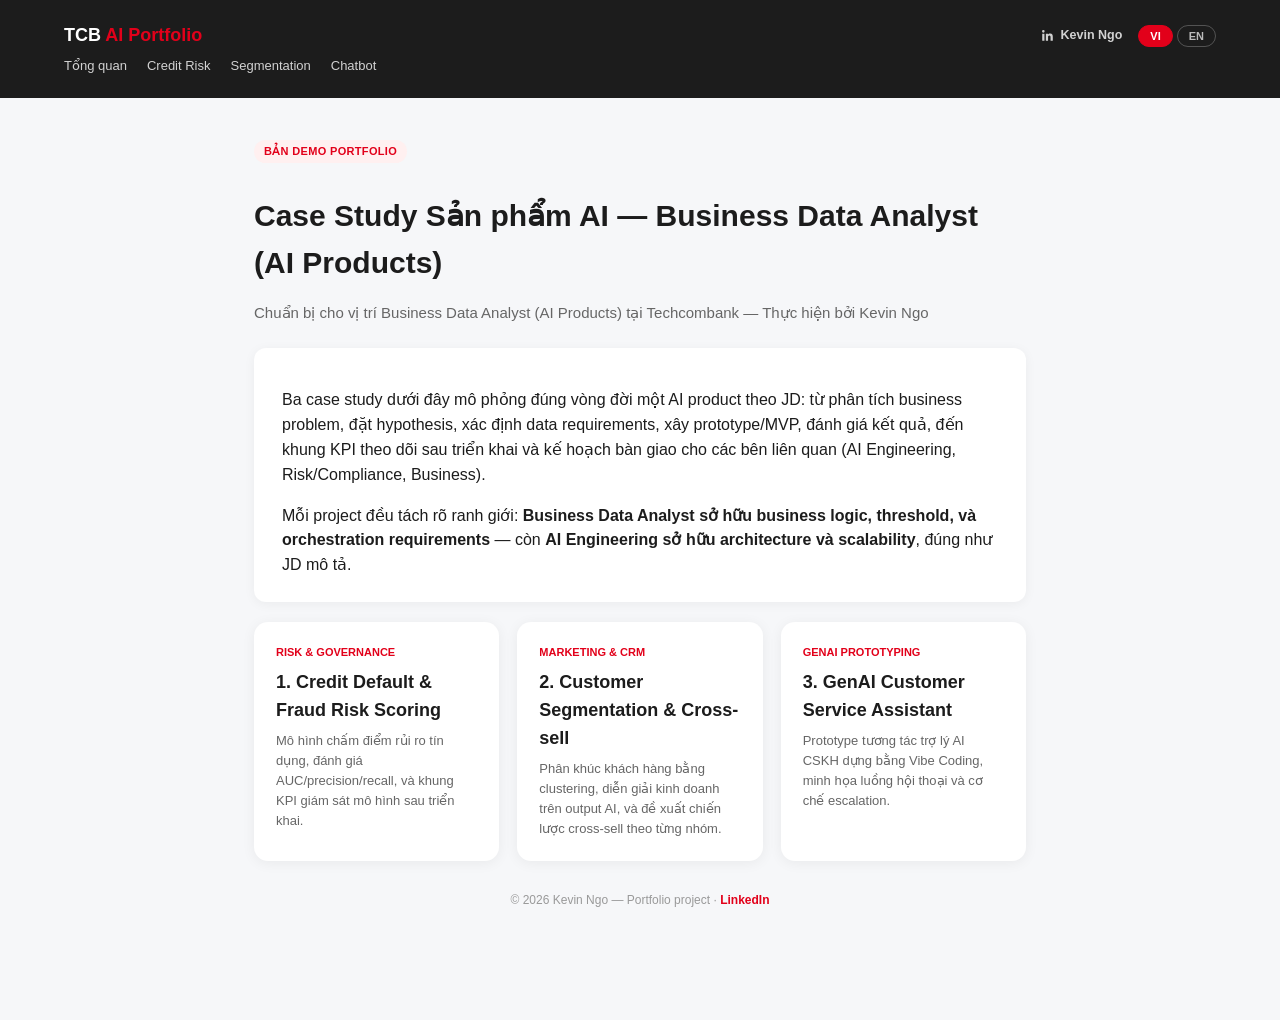
<file: index.html>
<!DOCTYPE html>
<html lang="vi">
<head>
<meta charset="UTF-8">
<title>TCB AI Product Portfolio — Kevin Ngo</title>
<link rel="stylesheet" href="styles.css">
</head>
<body>
<header>
  <div class="headrow">
    <a href="index.html" class="brand">TCB<span> AI Portfolio</span></a>
    <div class="headrow-right">
      <a class="author-link" href="https://www.linkedin.com/in/ng%C3%B4-quang-nguy%C3%AAn-966184140/" target="_blank" rel="noopener">
        <svg viewBox="0 0 24 24"><path d="M20.45 20.45h-3.55v-5.57c0-1.33-.02-3.03-1.85-3.03-1.85 0-2.14 1.45-2.14 2.94v5.66H9.36V9h3.41v1.56h.05c.48-.9 1.64-1.85 3.38-1.85 3.6 0 4.27 2.37 4.27 5.46v6.28zM5.34 7.43a2.06 2.06 0 1 1 0-4.12 2.06 2.06 0 0 1 0 4.12zM7.12 20.45H3.56V9h3.56v11.45z"/></svg>
        Kevin Ngo
      </a>
      <div class="lang-switch">
        <button data-set-lang="vi">VI</button>
        <button data-set-lang="en">EN</button>
      </div>
    </div>
  </div>
  <nav data-lang="vi">
    <a href="index.html">Tổng quan</a>
    <a href="project1.html">Credit Risk</a>
    <a href="project2.html">Segmentation</a>
    <a href="project3.html">Chatbot</a>
  </nav>
  <nav data-lang="en" hidden>
    <a href="index.html">Overview</a>
    <a href="project1.html">Credit Risk</a>
    <a href="project2.html">Segmentation</a>
    <a href="project3.html">Chatbot</a>
  </nav>
</header>
<main>

<div data-lang="vi">
  <div class="badge">BẢN DEMO PORTFOLIO</div>
  <h1>Case Study Sản phẩm AI — Business Data Analyst (AI Products)</h1>
  <p class="subtitle">Chuẩn bị cho vị trí Business Data Analyst (AI Products) tại Techcombank — Thực hiện bởi Kevin Ngo</p>

  <div class="card">
    <p>Ba case study dưới đây mô phỏng đúng vòng đời một AI product theo JD: từ phân tích business problem, đặt hypothesis, xác định data requirements, xây prototype/MVP, đánh giá kết quả, đến khung KPI theo dõi sau triển khai và kế hoạch bàn giao cho các bên liên quan (AI Engineering, Risk/Compliance, Business).</p>
    <p style="margin-bottom:0">Mỗi project đều tách rõ ranh giới: <b>Business Data Analyst sở hữu business logic, threshold, và orchestration requirements</b> — còn <b>AI Engineering sở hữu architecture và scalability</b>, đúng như JD mô tả.</p>
  </div>

  <div class="cards">
    <a class="proj-card" href="project1.html">
      <div class="tag">Risk &amp; Governance</div>
      <h3>1. Credit Default &amp; Fraud Risk Scoring</h3>
      <p>Mô hình chấm điểm rủi ro tín dụng, đánh giá AUC/precision/recall, và khung KPI giám sát mô hình sau triển khai.</p>
    </a>
    <a class="proj-card" href="project2.html">
      <div class="tag">Marketing &amp; CRM</div>
      <h3>2. Customer Segmentation &amp; Cross-sell</h3>
      <p>Phân khúc khách hàng bằng clustering, diễn giải kinh doanh trên output AI, và đề xuất chiến lược cross-sell theo từng nhóm.</p>
    </a>
    <a class="proj-card" href="project3.html">
      <div class="tag">GenAI Prototyping</div>
      <h3>3. GenAI Customer Service Assistant</h3>
      <p>Prototype tương tác trợ lý AI CSKH dựng bằng Vibe Coding, minh họa luồng hội thoại và cơ chế escalation.</p>
    </a>
  </div>
</div>

<div data-lang="en" hidden>
  <div class="badge">PORTFOLIO DEMO</div>
  <h1>AI Product Case Studies — Business Data Analyst (AI Products)</h1>
  <p class="subtitle">Prepared for the Business Data Analyst (AI Products) role at Techcombank — by Kevin Ngo</p>

  <div class="card">
    <p>The three case studies below follow the full lifecycle of an AI product as described in the job description: analyzing the business problem, framing a hypothesis, defining data requirements, building a prototype/MVP, evaluating results, and setting up a KPI framework and handover plan for stakeholders (AI Engineering, Risk/Compliance, Business).</p>
    <p style="margin-bottom:0">Each project draws a clear boundary: the <b>Business Data Analyst owns business logic, thresholds, and orchestration requirements</b> — while <b>AI Engineering owns architecture and scalability</b>, exactly as described in the job description.</p>
  </div>

  <div class="cards">
    <a class="proj-card" href="project1.html">
      <div class="tag">Risk &amp; Governance</div>
      <h3>1. Credit Default &amp; Fraud Risk Scoring</h3>
      <p>A credit risk scoring model with AUC/precision/recall evaluation, and a KPI framework for monitoring the model after deployment.</p>
    </a>
    <a class="proj-card" href="project2.html">
      <div class="tag">Marketing &amp; CRM</div>
      <h3>2. Customer Segmentation &amp; Cross-sell</h3>
      <p>Customer segmentation via clustering, business interpretation of the AI output, and a cross-sell strategy tailored to each segment.</p>
    </a>
    <a class="proj-card" href="project3.html">
      <div class="tag">GenAI Prototyping</div>
      <h3>3. GenAI Customer Service Assistant</h3>
      <p>An interactive AI customer-service assistant prototype built with vibe coding, demonstrating the conversation flow and escalation logic.</p>
    </a>
  </div>
</div>


<footer>
  © 2026 Kevin Ngo — Portfolio project · <a class="li-link" href="https://www.linkedin.com/in/ng%C3%B4-quang-nguy%C3%AAn-966184140/" target="_blank" rel="noopener">LinkedIn</a>
</footer>
</main>
<script src="lang.js"></script>
</body>
</html>
</file>
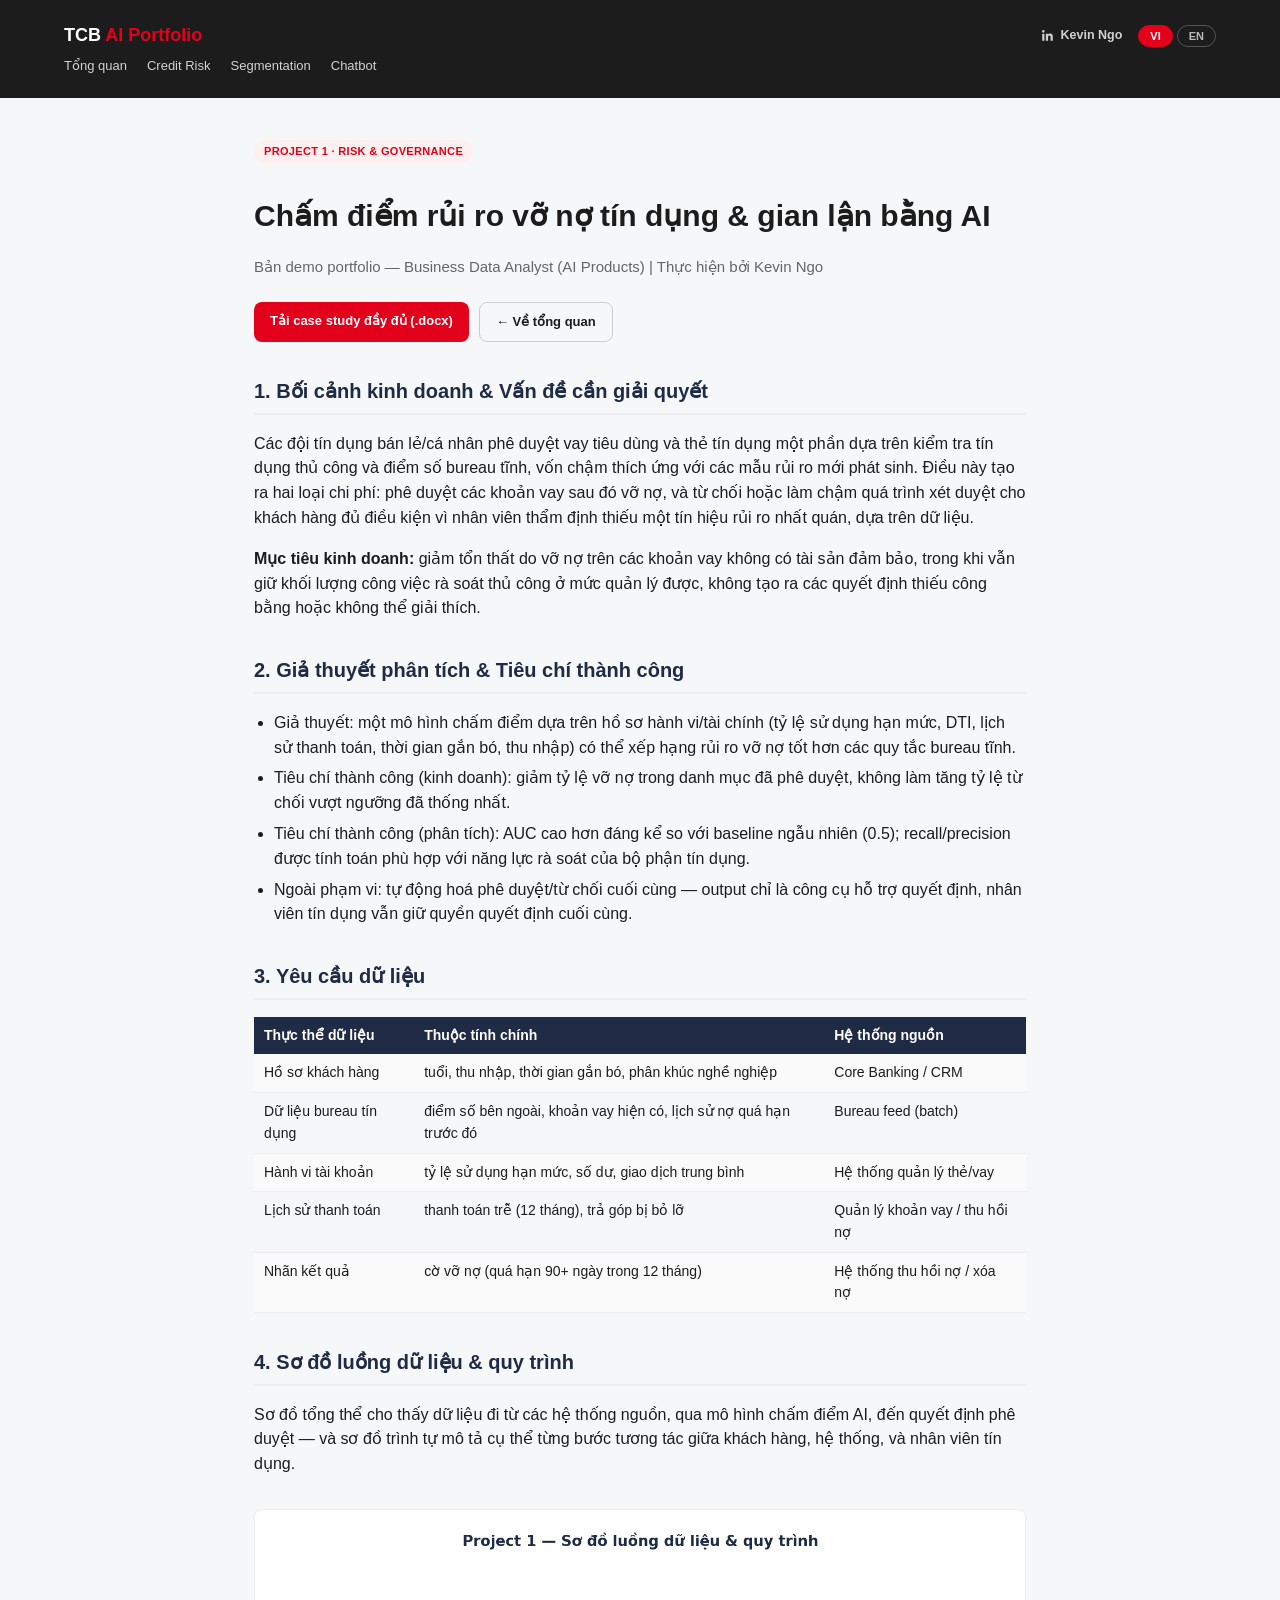
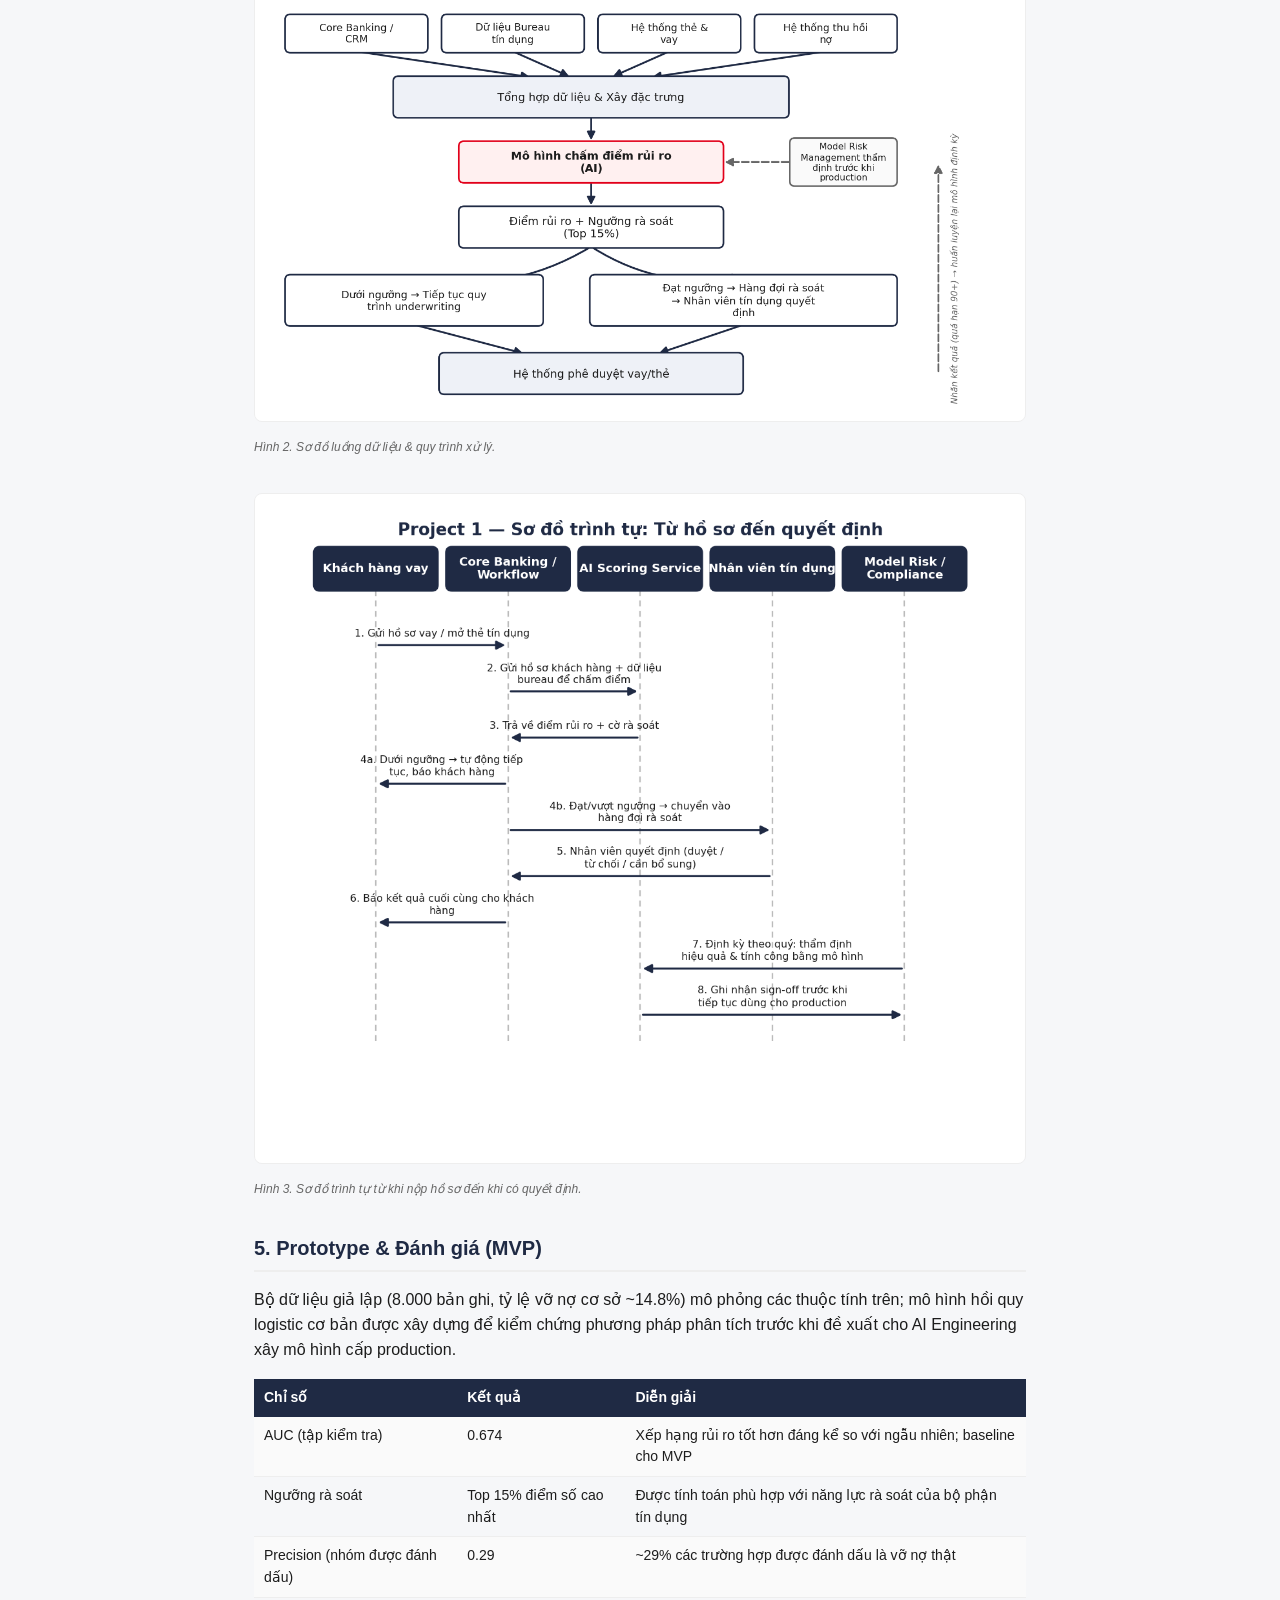
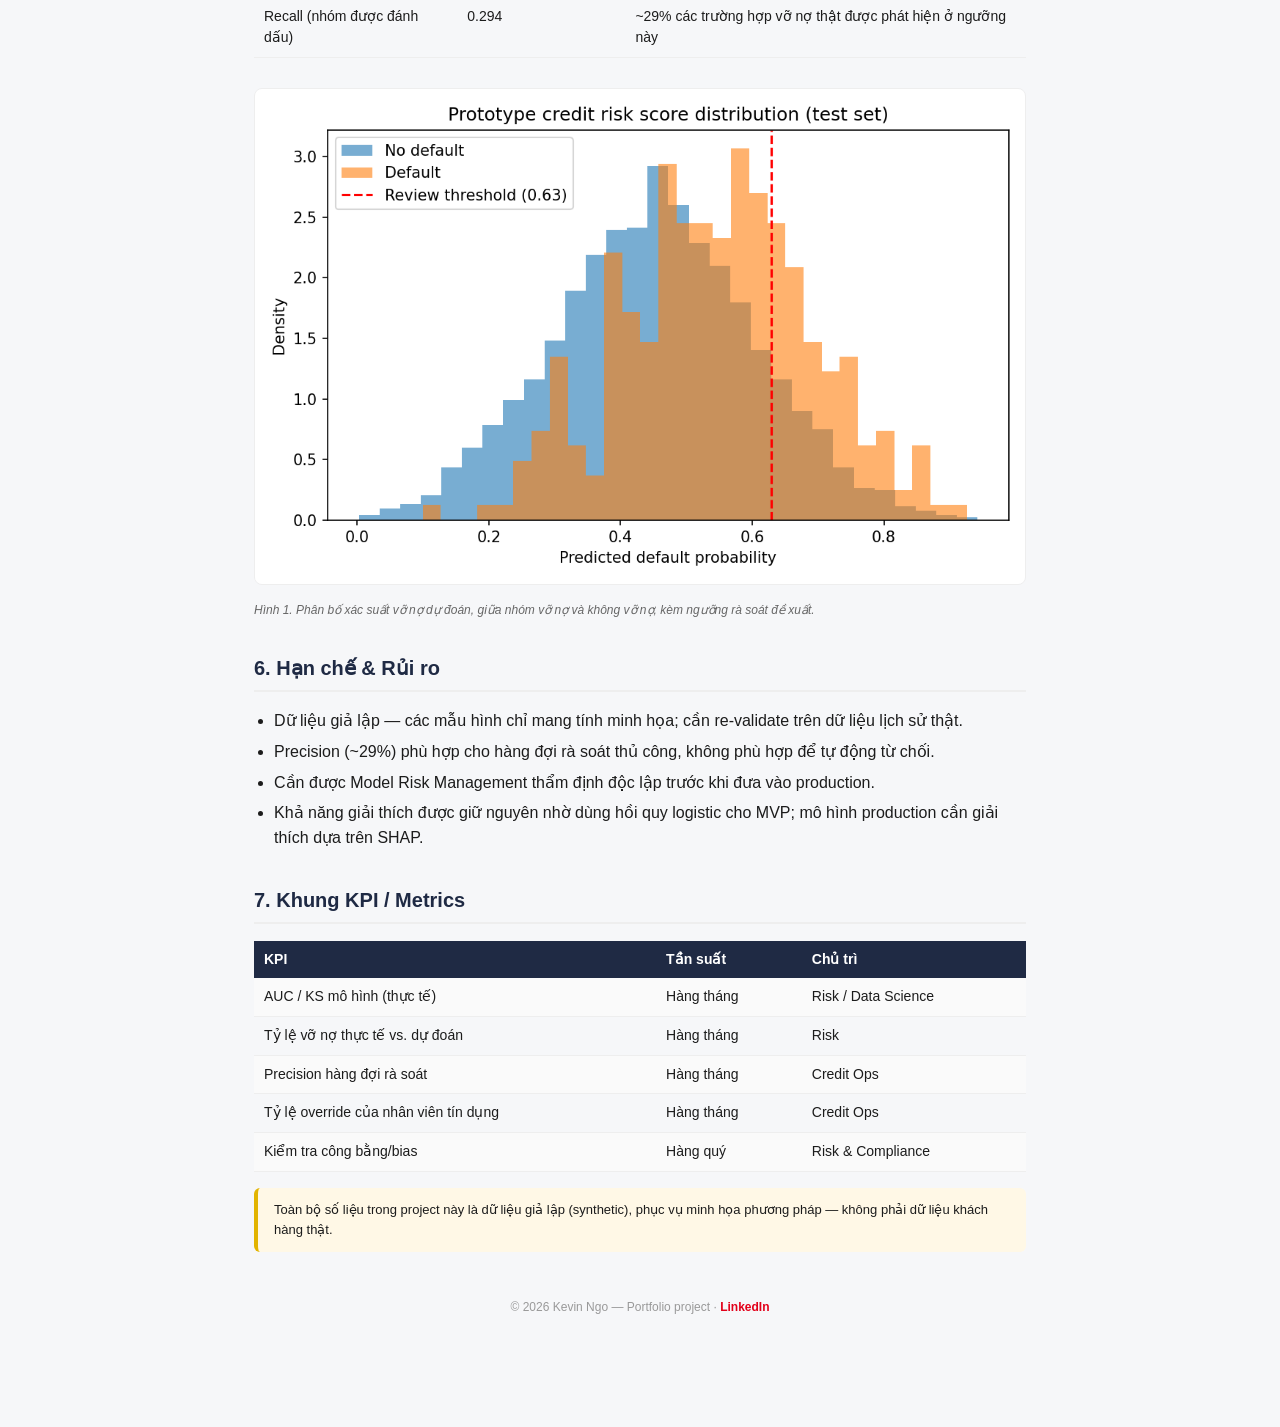
<file: project1.html>
<!DOCTYPE html>
<html lang="vi">
<head>
<meta charset="UTF-8">
<title>Project 1 — Credit Risk Scoring | TCB AI Portfolio</title>
<link rel="stylesheet" href="styles.css">
</head>
<body>
<header>
  <div class="headrow">
    <a href="index.html" class="brand">TCB<span> AI Portfolio</span></a>
    <div class="headrow-right">
      <a class="author-link" href="https://www.linkedin.com/in/ng%C3%B4-quang-nguy%C3%AAn-966184140/" target="_blank" rel="noopener">
        <svg viewBox="0 0 24 24"><path d="M20.45 20.45h-3.55v-5.57c0-1.33-.02-3.03-1.85-3.03-1.85 0-2.14 1.45-2.14 2.94v5.66H9.36V9h3.41v1.56h.05c.48-.9 1.64-1.85 3.38-1.85 3.6 0 4.27 2.37 4.27 5.46v6.28zM5.34 7.43a2.06 2.06 0 1 1 0-4.12 2.06 2.06 0 0 1 0 4.12zM7.12 20.45H3.56V9h3.56v11.45z"/></svg>
        Kevin Ngo
      </a>
      <div class="lang-switch">
        <button data-set-lang="vi">VI</button>
        <button data-set-lang="en">EN</button>
      </div>
    </div>
  </div>
  <nav data-lang="vi">
    <a href="index.html">Tổng quan</a>
    <a href="project1.html">Credit Risk</a>
    <a href="project2.html">Segmentation</a>
    <a href="project3.html">Chatbot</a>
  </nav>
  <nav data-lang="en" hidden>
    <a href="index.html">Overview</a>
    <a href="project1.html">Credit Risk</a>
    <a href="project2.html">Segmentation</a>
    <a href="project3.html">Chatbot</a>
  </nav>
</header>
<main>

<div data-lang="vi">
  <div class="badge">PROJECT 1 · RISK &amp; GOVERNANCE</div>
  <h1>Chấm điểm rủi ro vỡ nợ tín dụng &amp; gian lận bằng AI</h1>
  <p class="subtitle">Bản demo portfolio — Business Data Analyst (AI Products) | Thực hiện bởi Kevin Ngo</p>
  <div class="btnrow">
    <a class="btn btn-primary" href="Project1_Credit_Risk_Case_Study.docx">Tải case study đầy đủ (.docx)</a>
    <a class="btn btn-outline" href="index.html">← Về tổng quan</a>
  </div>

  <h2>1. Bối cảnh kinh doanh &amp; Vấn đề cần giải quyết</h2>
  <p>Các đội tín dụng bán lẻ/cá nhân phê duyệt vay tiêu dùng và thẻ tín dụng một phần dựa trên kiểm tra tín dụng thủ công và điểm số bureau tĩnh, vốn chậm thích ứng với các mẫu rủi ro mới phát sinh. Điều này tạo ra hai loại chi phí: phê duyệt các khoản vay sau đó vỡ nợ, và từ chối hoặc làm chậm quá trình xét duyệt cho khách hàng đủ điều kiện vì nhân viên thẩm định thiếu một tín hiệu rủi ro nhất quán, dựa trên dữ liệu.</p>
  <p><b>Mục tiêu kinh doanh:</b> giảm tổn thất do vỡ nợ trên các khoản vay không có tài sản đảm bảo, trong khi vẫn giữ khối lượng công việc rà soát thủ công ở mức quản lý được, không tạo ra các quyết định thiếu công bằng hoặc không thể giải thích.</p>

  <h2>2. Giả thuyết phân tích &amp; Tiêu chí thành công</h2>
  <ul>
    <li>Giả thuyết: một mô hình chấm điểm dựa trên hồ sơ hành vi/tài chính (tỷ lệ sử dụng hạn mức, DTI, lịch sử thanh toán, thời gian gắn bó, thu nhập) có thể xếp hạng rủi ro vỡ nợ tốt hơn các quy tắc bureau tĩnh.</li>
    <li>Tiêu chí thành công (kinh doanh): giảm tỷ lệ vỡ nợ trong danh mục đã phê duyệt, không làm tăng tỷ lệ từ chối vượt ngưỡng đã thống nhất.</li>
    <li>Tiêu chí thành công (phân tích): AUC cao hơn đáng kể so với baseline ngẫu nhiên (0.5); recall/precision được tính toán phù hợp với năng lực rà soát của bộ phận tín dụng.</li>
    <li>Ngoài phạm vi: tự động hoá phê duyệt/từ chối cuối cùng — output chỉ là công cụ hỗ trợ quyết định, nhân viên tín dụng vẫn giữ quyền quyết định cuối cùng.</li>
  </ul>

  <h2>3. Yêu cầu dữ liệu</h2>
  <table>
    <tr><th>Thực thể dữ liệu</th><th>Thuộc tính chính</th><th>Hệ thống nguồn</th></tr>
    <tr><td>Hồ sơ khách hàng</td><td>tuổi, thu nhập, thời gian gắn bó, phân khúc nghề nghiệp</td><td>Core Banking / CRM</td></tr>
    <tr><td>Dữ liệu bureau tín dụng</td><td>điểm số bên ngoài, khoản vay hiện có, lịch sử nợ quá hạn trước đó</td><td>Bureau feed (batch)</td></tr>
    <tr><td>Hành vi tài khoản</td><td>tỷ lệ sử dụng hạn mức, số dư, giao dịch trung bình</td><td>Hệ thống quản lý thẻ/vay</td></tr>
    <tr><td>Lịch sử thanh toán</td><td>thanh toán trễ (12 tháng), trả góp bị bỏ lỡ</td><td>Quản lý khoản vay / thu hồi nợ</td></tr>
    <tr><td>Nhãn kết quả</td><td>cờ vỡ nợ (quá hạn 90+ ngày trong 12 tháng)</td><td>Hệ thống thu hồi nợ / xóa nợ</td></tr>
  </table>

  <h2>4. Sơ đồ luồng dữ liệu &amp; quy trình</h2>
  <p>Sơ đồ tổng thể cho thấy dữ liệu đi từ các hệ thống nguồn, qua mô hình chấm điểm AI, đến quyết định phê duyệt — và sơ đồ trình tự mô tả cụ thể từng bước tương tác giữa khách hàng, hệ thống, và nhân viên tín dụng.</p>
  <img class="fig" src="diagrams/p1_flow_vi.png" alt="Sơ đồ luồng dữ liệu Project 1">
  <p class="caption">Hình 2. Sơ đồ luồng dữ liệu &amp; quy trình xử lý.</p>
  <img class="fig" src="diagrams/p1_seq_vi.png" alt="Sơ đồ trình tự Project 1">
  <p class="caption">Hình 3. Sơ đồ trình tự từ khi nộp hồ sơ đến khi có quyết định.</p>

  <h2>5. Prototype &amp; Đánh giá (MVP)</h2>
  <p>Bộ dữ liệu giả lập (8.000 bản ghi, tỷ lệ vỡ nợ cơ sở ~14.8%) mô phỏng các thuộc tính trên; mô hình hồi quy logistic cơ bản được xây dựng để kiểm chứng phương pháp phân tích trước khi đề xuất cho AI Engineering xây mô hình cấp production.</p>
  <table>
    <tr><th>Chỉ số</th><th>Kết quả</th><th>Diễn giải</th></tr>
    <tr><td>AUC (tập kiểm tra)</td><td>0.674</td><td>Xếp hạng rủi ro tốt hơn đáng kể so với ngẫu nhiên; baseline cho MVP</td></tr>
    <tr><td>Ngưỡng rà soát</td><td>Top 15% điểm số cao nhất</td><td>Được tính toán phù hợp với năng lực rà soát của bộ phận tín dụng</td></tr>
    <tr><td>Precision (nhóm được đánh dấu)</td><td>0.29</td><td>~29% các trường hợp được đánh dấu là vỡ nợ thật</td></tr>
    <tr><td>Recall (nhóm được đánh dấu)</td><td>0.294</td><td>~29% các trường hợp vỡ nợ thật được phát hiện ở ngưỡng này</td></tr>
  </table>
  <img class="fig" src="score_distribution.png" alt="Biểu đồ phân bố điểm rủi ro">
  <p class="caption">Hình 1. Phân bố xác suất vỡ nợ dự đoán, giữa nhóm vỡ nợ và không vỡ nợ, kèm ngưỡng rà soát đề xuất.</p>

  <h2>6. Hạn chế &amp; Rủi ro</h2>
  <ul>
    <li>Dữ liệu giả lập — các mẫu hình chỉ mang tính minh họa; cần re-validate trên dữ liệu lịch sử thật.</li>
    <li>Precision (~29%) phù hợp cho hàng đợi rà soát thủ công, không phù hợp để tự động từ chối.</li>
    <li>Cần được Model Risk Management thẩm định độc lập trước khi đưa vào production.</li>
    <li>Khả năng giải thích được giữ nguyên nhờ dùng hồi quy logistic cho MVP; mô hình production cần giải thích dựa trên SHAP.</li>
  </ul>

  <h2>7. Khung KPI / Metrics</h2>
  <table>
    <tr><th>KPI</th><th>Tần suất</th><th>Chủ trì</th></tr>
    <tr><td>AUC / KS mô hình (thực tế)</td><td>Hàng tháng</td><td>Risk / Data Science</td></tr>
    <tr><td>Tỷ lệ vỡ nợ thực tế vs. dự đoán</td><td>Hàng tháng</td><td>Risk</td></tr>
    <tr><td>Precision hàng đợi rà soát</td><td>Hàng tháng</td><td>Credit Ops</td></tr>
    <tr><td>Tỷ lệ override của nhân viên tín dụng</td><td>Hàng tháng</td><td>Credit Ops</td></tr>
    <tr><td>Kiểm tra công bằng/bias</td><td>Hàng quý</td><td>Risk &amp; Compliance</td></tr>
  </table>

  <div class="note">Toàn bộ số liệu trong project này là dữ liệu giả lập (synthetic), phục vụ minh họa phương pháp — không phải dữ liệu khách hàng thật.</div>
</div>

<div data-lang="en" hidden>
  <div class="badge">PROJECT 1 · RISK &amp; GOVERNANCE</div>
  <h1>AI-based Credit Default &amp; Fraud Risk Scoring</h1>
  <p class="subtitle">Portfolio demo — Business Data Analyst (AI Products) | Prepared by Kevin Ngo</p>
  <div class="btnrow">
    <a class="btn btn-primary" href="Project1_Credit_Risk_Case_Study.docx">Download full case study (.docx)</a>
    <a class="btn btn-outline" href="index.html">← Back to overview</a>
  </div>

  <h2>1. Business Context &amp; Problem Statement</h2>
  <p>Retail/consumer lending teams approve personal loans and credit cards partly on manual credit checks and static bureau scores, which are slow to adapt to emerging risk patterns. This creates two costs: approving loans that later default, and rejecting or slow-walking creditworthy customers because reviewers lack a consistent, data-driven risk signal.</p>
  <p><b>Business objective:</b> reduce default losses on unsecured lending while keeping manual-review workload manageable, without introducing unfair or non-explainable decisions.</p>

  <h2>2. Analytical Hypothesis &amp; Success Criteria</h2>
  <ul>
    <li>Hypothesis: a behavioral/financial-profile scoring model (utilization, DTI, payment history, tenure, income) can rank-order default risk better than static bureau-only rules.</li>
    <li>Success criteria (business): reduce default rate within the approved book, without increasing rejection rate beyond an agreed ceiling.</li>
    <li>Success criteria (analytical): AUC materially above random baseline (0.5); recall/precision sized to credit ops' review capacity.</li>
    <li>Out of scope: final approve/reject automation — output is decision-support, human officer retains final call.</li>
  </ul>

  <h2>3. Data Requirements</h2>
  <table>
    <tr><th>Entity</th><th>Key attributes</th><th>Source system</th></tr>
    <tr><td>Customer profile</td><td>age, income, tenure, employment segment</td><td>Core Banking / CRM</td></tr>
    <tr><td>Credit bureau data</td><td>external score, existing loans, prior delinquency</td><td>Bureau feed (batch)</td></tr>
    <tr><td>Account behavior</td><td>credit utilization, balances, avg transactions</td><td>Card/Loan servicing</td></tr>
    <tr><td>Payment history</td><td>late payments (12m), missed installments</td><td>Loan servicing / collections</td></tr>
    <tr><td>Outcome label</td><td>default flag (90+ DPD within 12m)</td><td>Collections / write-off system</td></tr>
  </table>

  <h2>4. Data &amp; Process Flow Diagrams</h2>
  <p>The overall diagram shows how data flows from source systems through the AI scoring model to the approval decision, and the sequence diagram details each step of the interaction between the applicant, the system, and the credit officer.</p>
  <img class="fig" src="diagrams/p1_flow_en.png" alt="Project 1 data flow diagram">
  <p class="caption">Figure 2. Data &amp; process flow diagram.</p>
  <img class="fig" src="diagrams/p1_seq_en.png" alt="Project 1 sequence diagram">
  <p class="caption">Figure 3. Sequence diagram from application submission to decision.</p>

  <h2>5. Prototype &amp; Evaluation (MVP)</h2>
  <p>Synthetic dataset (8,000 records, ~14.8% base default rate) mirroring the attributes above; baseline logistic regression scoring model built to validate the analytical approach before proposing it to AI Engineering for a production-grade model.</p>
  <table>
    <tr><th>Metric</th><th>Result</th><th>Interpretation</th></tr>
    <tr><td>AUC (test set)</td><td>0.674</td><td>Ranks risk meaningfully better than random; MVP baseline</td></tr>
    <tr><td>Review threshold</td><td>Top 15% of scores</td><td>Sized to match credit ops' review capacity</td></tr>
    <tr><td>Precision (flagged)</td><td>0.29</td><td>~29% of flagged cases are true defaulters</td></tr>
    <tr><td>Recall (flagged)</td><td>0.294</td><td>~29% of actual defaulters caught at this threshold</td></tr>
  </table>
  <img class="fig" src="score_distribution.png" alt="Score distribution chart">
  <p class="caption">Figure 1. Distribution of predicted default probability, defaulters vs. non-defaulters, with proposed review threshold.</p>

  <h2>6. Limitations &amp; Risks</h2>
  <ul>
    <li>Synthetic data — patterns are illustrative only; must re-validate on real historical data.</li>
    <li>Precision (~29%) suitable for a review queue, not for auto-decline.</li>
    <li>Requires independent Model Risk Management validation before production use.</li>
    <li>Explainability preserved via logistic regression for MVP; production model needs SHAP-based explanations.</li>
  </ul>

  <h2>7. KPI / Metrics Framework</h2>
  <table>
    <tr><th>KPI</th><th>Cadence</th><th>Owner</th></tr>
    <tr><td>Model AUC / KS (live)</td><td>Monthly</td><td>Risk / Data Science</td></tr>
    <tr><td>Actual vs. predicted default rate</td><td>Monthly</td><td>Risk</td></tr>
    <tr><td>Review queue precision</td><td>Monthly</td><td>Credit Ops</td></tr>
    <tr><td>Officer override rate</td><td>Monthly</td><td>Credit Ops</td></tr>
    <tr><td>Fairness/bias check</td><td>Quarterly</td><td>Risk &amp; Compliance</td></tr>
  </table>

  <div class="note">All figures in this project are synthetic data used for methodology illustration only — not real customer data.</div>
</div>

<footer>
  © 2026 Kevin Ngo — Portfolio project · <a class="li-link" href="https://www.linkedin.com/in/ng%C3%B4-quang-nguy%C3%AAn-966184140/" target="_blank" rel="noopener">LinkedIn</a>
</footer>
</main>
<script src="lang.js"></script>
</body>
</html>
</file>
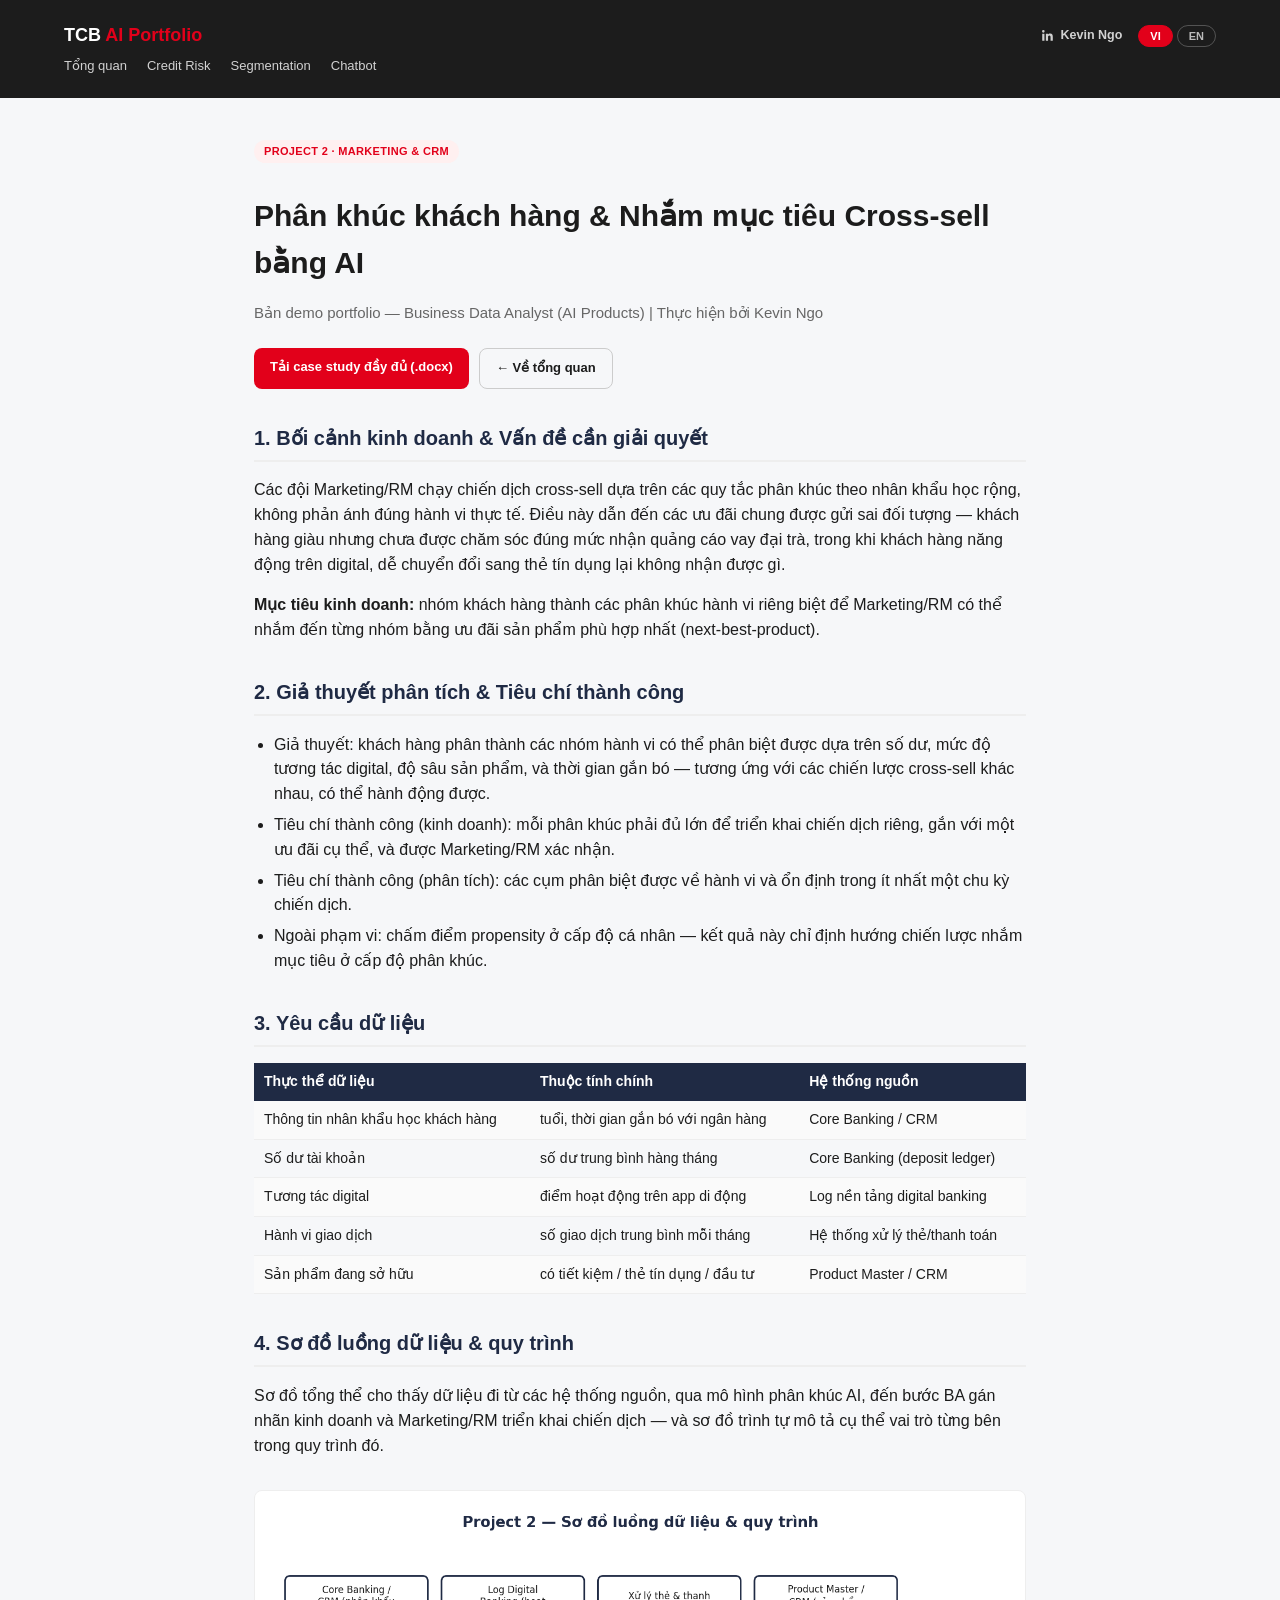
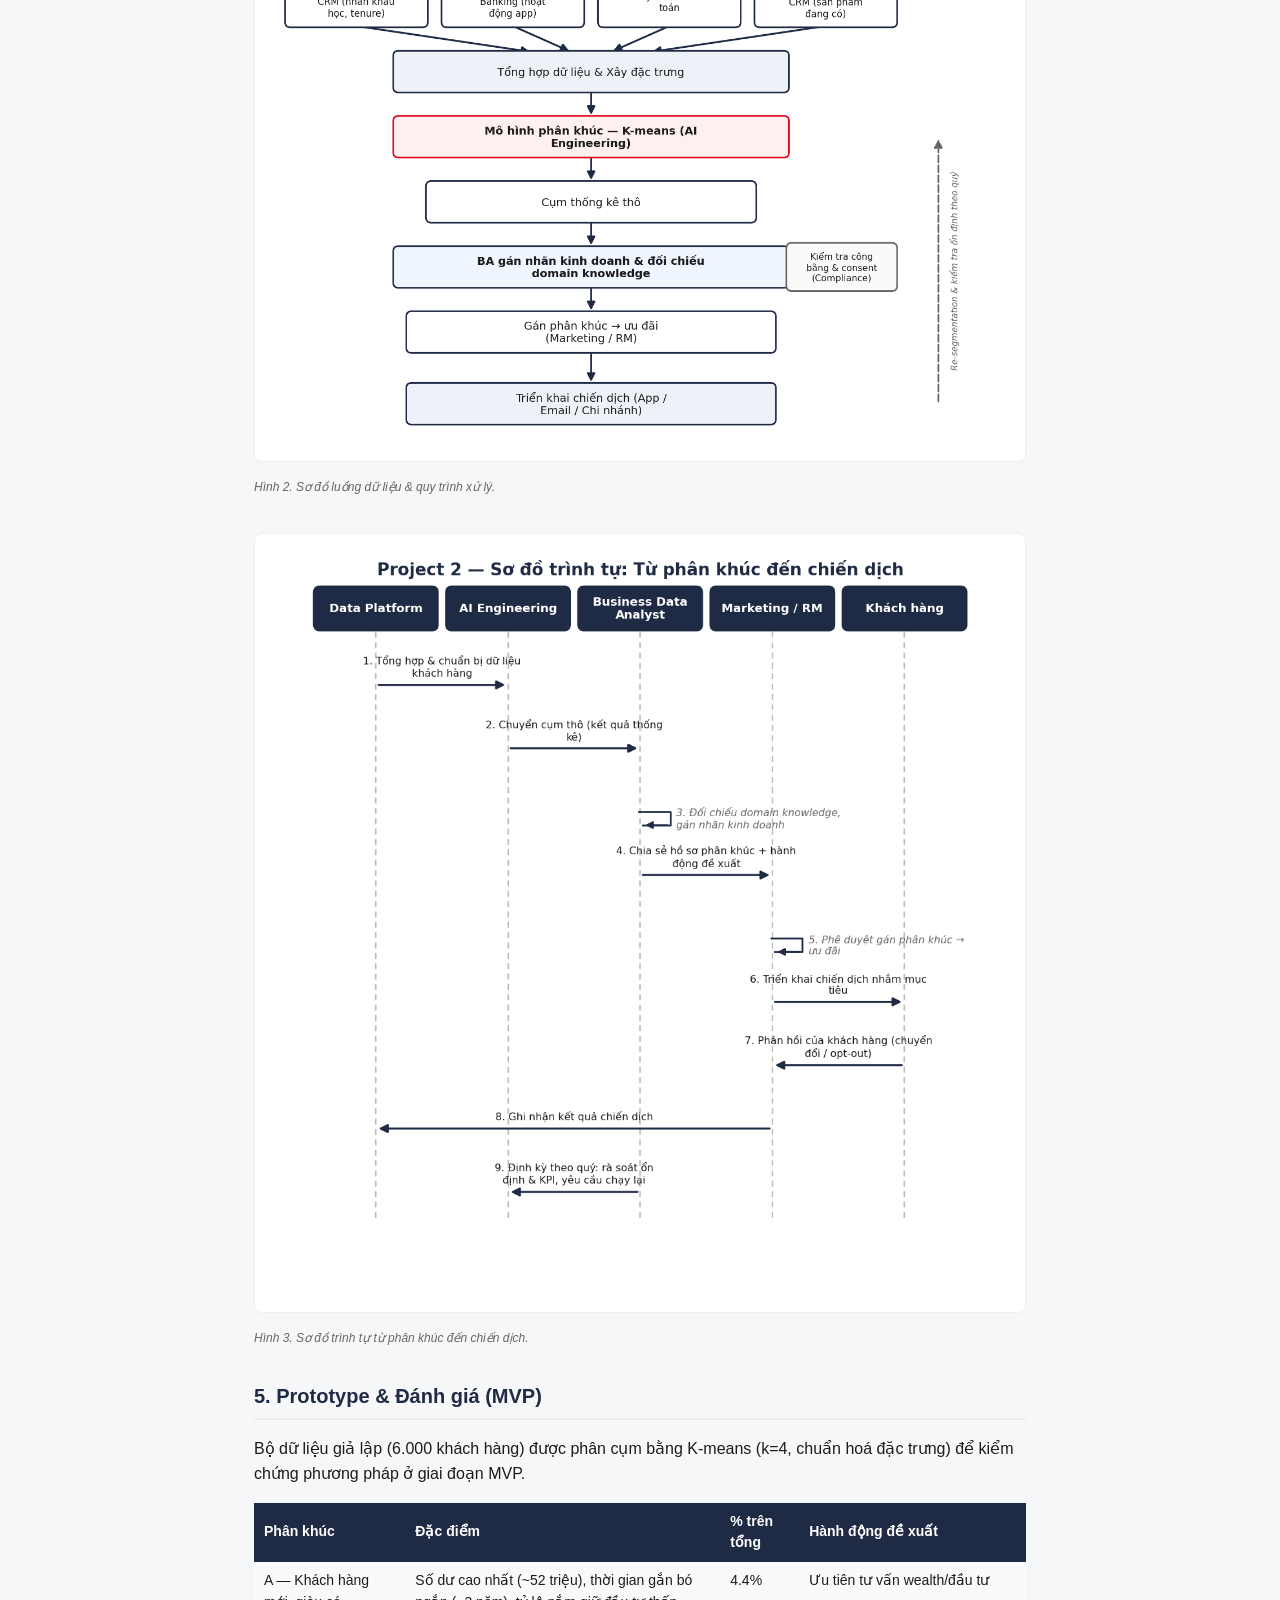
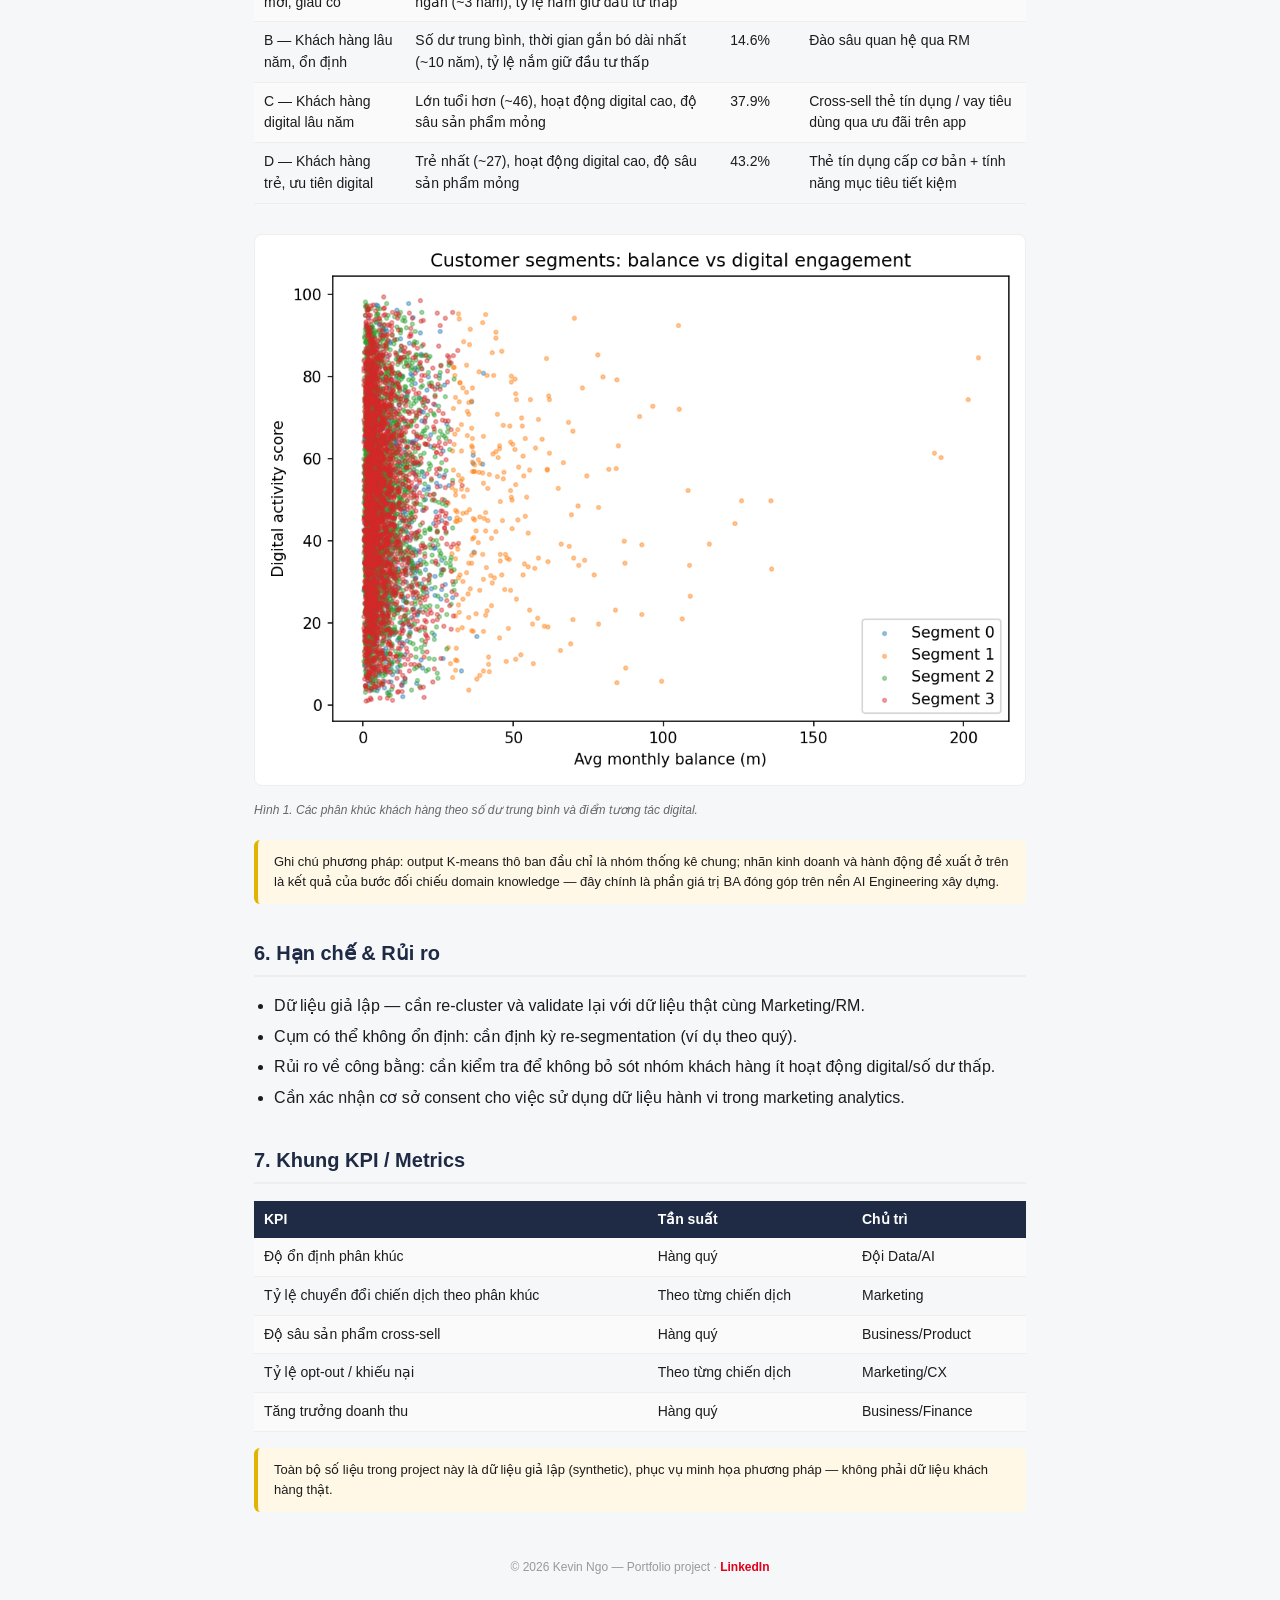
<file: project2.html>
<!DOCTYPE html>
<html lang="vi">
<head>
<meta charset="UTF-8">
<title>Project 2 — Customer Segmentation | TCB AI Portfolio</title>
<link rel="stylesheet" href="styles.css">
</head>
<body>
<header>
  <div class="headrow">
    <a href="index.html" class="brand">TCB<span> AI Portfolio</span></a>
    <div class="headrow-right">
      <a class="author-link" href="https://www.linkedin.com/in/ng%C3%B4-quang-nguy%C3%AAn-966184140/" target="_blank" rel="noopener">
        <svg viewBox="0 0 24 24"><path d="M20.45 20.45h-3.55v-5.57c0-1.33-.02-3.03-1.85-3.03-1.85 0-2.14 1.45-2.14 2.94v5.66H9.36V9h3.41v1.56h.05c.48-.9 1.64-1.85 3.38-1.85 3.6 0 4.27 2.37 4.27 5.46v6.28zM5.34 7.43a2.06 2.06 0 1 1 0-4.12 2.06 2.06 0 0 1 0 4.12zM7.12 20.45H3.56V9h3.56v11.45z"/></svg>
        Kevin Ngo
      </a>
      <div class="lang-switch">
        <button data-set-lang="vi">VI</button>
        <button data-set-lang="en">EN</button>
      </div>
    </div>
  </div>
  <nav data-lang="vi">
    <a href="index.html">Tổng quan</a>
    <a href="project1.html">Credit Risk</a>
    <a href="project2.html">Segmentation</a>
    <a href="project3.html">Chatbot</a>
  </nav>
  <nav data-lang="en" hidden>
    <a href="index.html">Overview</a>
    <a href="project1.html">Credit Risk</a>
    <a href="project2.html">Segmentation</a>
    <a href="project3.html">Chatbot</a>
  </nav>
</header>
<main>

<div data-lang="vi">
  <div class="badge">PROJECT 2 · MARKETING &amp; CRM</div>
  <h1>Phân khúc khách hàng &amp; Nhắm mục tiêu Cross-sell bằng AI</h1>
  <p class="subtitle">Bản demo portfolio — Business Data Analyst (AI Products) | Thực hiện bởi Kevin Ngo</p>
  <div class="btnrow">
    <a class="btn btn-primary" href="Project2_Customer_Segmentation_Case_Study.docx">Tải case study đầy đủ (.docx)</a>
    <a class="btn btn-outline" href="index.html">← Về tổng quan</a>
  </div>

  <h2>1. Bối cảnh kinh doanh &amp; Vấn đề cần giải quyết</h2>
  <p>Các đội Marketing/RM chạy chiến dịch cross-sell dựa trên các quy tắc phân khúc theo nhân khẩu học rộng, không phản ánh đúng hành vi thực tế. Điều này dẫn đến các ưu đãi chung được gửi sai đối tượng — khách hàng giàu nhưng chưa được chăm sóc đúng mức nhận quảng cáo vay đại trà, trong khi khách hàng năng động trên digital, dễ chuyển đổi sang thẻ tín dụng lại không nhận được gì.</p>
  <p><b>Mục tiêu kinh doanh:</b> nhóm khách hàng thành các phân khúc hành vi riêng biệt để Marketing/RM có thể nhắm đến từng nhóm bằng ưu đãi sản phẩm phù hợp nhất (next-best-product).</p>

  <h2>2. Giả thuyết phân tích &amp; Tiêu chí thành công</h2>
  <ul>
    <li>Giả thuyết: khách hàng phân thành các nhóm hành vi có thể phân biệt được dựa trên số dư, mức độ tương tác digital, độ sâu sản phẩm, và thời gian gắn bó — tương ứng với các chiến lược cross-sell khác nhau, có thể hành động được.</li>
    <li>Tiêu chí thành công (kinh doanh): mỗi phân khúc phải đủ lớn để triển khai chiến dịch riêng, gắn với một ưu đãi cụ thể, và được Marketing/RM xác nhận.</li>
    <li>Tiêu chí thành công (phân tích): các cụm phân biệt được về hành vi và ổn định trong ít nhất một chu kỳ chiến dịch.</li>
    <li>Ngoài phạm vi: chấm điểm propensity ở cấp độ cá nhân — kết quả này chỉ định hướng chiến lược nhắm mục tiêu ở cấp độ phân khúc.</li>
  </ul>

  <h2>3. Yêu cầu dữ liệu</h2>
  <table>
    <tr><th>Thực thể dữ liệu</th><th>Thuộc tính chính</th><th>Hệ thống nguồn</th></tr>
    <tr><td>Thông tin nhân khẩu học khách hàng</td><td>tuổi, thời gian gắn bó với ngân hàng</td><td>Core Banking / CRM</td></tr>
    <tr><td>Số dư tài khoản</td><td>số dư trung bình hàng tháng</td><td>Core Banking (deposit ledger)</td></tr>
    <tr><td>Tương tác digital</td><td>điểm hoạt động trên app di động</td><td>Log nền tảng digital banking</td></tr>
    <tr><td>Hành vi giao dịch</td><td>số giao dịch trung bình mỗi tháng</td><td>Hệ thống xử lý thẻ/thanh toán</td></tr>
    <tr><td>Sản phẩm đang sở hữu</td><td>có tiết kiệm / thẻ tín dụng / đầu tư</td><td>Product Master / CRM</td></tr>
  </table>

  <h2>4. Sơ đồ luồng dữ liệu &amp; quy trình</h2>
  <p>Sơ đồ tổng thể cho thấy dữ liệu đi từ các hệ thống nguồn, qua mô hình phân khúc AI, đến bước BA gán nhãn kinh doanh và Marketing/RM triển khai chiến dịch — và sơ đồ trình tự mô tả cụ thể vai trò từng bên trong quy trình đó.</p>
  <img class="fig" src="diagrams/p2_flow_vi.png" alt="Sơ đồ luồng dữ liệu Project 2">
  <p class="caption">Hình 2. Sơ đồ luồng dữ liệu &amp; quy trình xử lý.</p>
  <img class="fig" src="diagrams/p2_seq_vi.png" alt="Sơ đồ trình tự Project 2">
  <p class="caption">Hình 3. Sơ đồ trình tự từ phân khúc đến chiến dịch.</p>

  <h2>5. Prototype &amp; Đánh giá (MVP)</h2>
  <p>Bộ dữ liệu giả lập (6.000 khách hàng) được phân cụm bằng K-means (k=4, chuẩn hoá đặc trưng) để kiểm chứng phương pháp ở giai đoạn MVP.</p>
  <table>
    <tr><th>Phân khúc</th><th>Đặc điểm</th><th>% trên tổng</th><th>Hành động đề xuất</th></tr>
    <tr><td>A — Khách hàng mới, giàu có</td><td>Số dư cao nhất (~52 triệu), thời gian gắn bó ngắn (~3 năm), tỷ lệ nắm giữ đầu tư thấp</td><td>4.4%</td><td>Ưu tiên tư vấn wealth/đầu tư</td></tr>
    <tr><td>B — Khách hàng lâu năm, ổn định</td><td>Số dư trung bình, thời gian gắn bó dài nhất (~10 năm), tỷ lệ nắm giữ đầu tư thấp</td><td>14.6%</td><td>Đào sâu quan hệ qua RM</td></tr>
    <tr><td>C — Khách hàng digital lâu năm</td><td>Lớn tuổi hơn (~46), hoạt động digital cao, độ sâu sản phẩm mỏng</td><td>37.9%</td><td>Cross-sell thẻ tín dụng / vay tiêu dùng qua ưu đãi trên app</td></tr>
    <tr><td>D — Khách hàng trẻ, ưu tiên digital</td><td>Trẻ nhất (~27), hoạt động digital cao, độ sâu sản phẩm mỏng</td><td>43.2%</td><td>Thẻ tín dụng cấp cơ bản + tính năng mục tiêu tiết kiệm</td></tr>
  </table>
  <img class="fig" src="segment_scatter.png" alt="Biểu đồ phân khúc khách hàng">
  <p class="caption">Hình 1. Các phân khúc khách hàng theo số dư trung bình và điểm tương tác digital.</p>
  <div class="note">Ghi chú phương pháp: output K-means thô ban đầu chỉ là nhóm thống kê chung; nhãn kinh doanh và hành động đề xuất ở trên là kết quả của bước đối chiếu domain knowledge — đây chính là phần giá trị BA đóng góp trên nền AI Engineering xây dựng.</div>

  <h2>6. Hạn chế &amp; Rủi ro</h2>
  <ul>
    <li>Dữ liệu giả lập — cần re-cluster và validate lại với dữ liệu thật cùng Marketing/RM.</li>
    <li>Cụm có thể không ổn định: cần định kỳ re-segmentation (ví dụ theo quý).</li>
    <li>Rủi ro về công bằng: cần kiểm tra để không bỏ sót nhóm khách hàng ít hoạt động digital/số dư thấp.</li>
    <li>Cần xác nhận cơ sở consent cho việc sử dụng dữ liệu hành vi trong marketing analytics.</li>
  </ul>

  <h2>7. Khung KPI / Metrics</h2>
  <table>
    <tr><th>KPI</th><th>Tần suất</th><th>Chủ trì</th></tr>
    <tr><td>Độ ổn định phân khúc</td><td>Hàng quý</td><td>Đội Data/AI</td></tr>
    <tr><td>Tỷ lệ chuyển đổi chiến dịch theo phân khúc</td><td>Theo từng chiến dịch</td><td>Marketing</td></tr>
    <tr><td>Độ sâu sản phẩm cross-sell</td><td>Hàng quý</td><td>Business/Product</td></tr>
    <tr><td>Tỷ lệ opt-out / khiếu nại</td><td>Theo từng chiến dịch</td><td>Marketing/CX</td></tr>
    <tr><td>Tăng trưởng doanh thu</td><td>Hàng quý</td><td>Business/Finance</td></tr>
  </table>

  <div class="note">Toàn bộ số liệu trong project này là dữ liệu giả lập (synthetic), phục vụ minh họa phương pháp — không phải dữ liệu khách hàng thật.</div>
</div>

<div data-lang="en" hidden>
  <div class="badge">PROJECT 2 · MARKETING &amp; CRM</div>
  <h1>AI-driven Customer Segmentation &amp; Cross-sell Targeting</h1>
  <p class="subtitle">Portfolio demo — Business Data Analyst (AI Products) | Prepared by Kevin Ngo</p>
  <div class="btnrow">
    <a class="btn btn-primary" href="Project2_Customer_Segmentation_Case_Study.docx">Download full case study (.docx)</a>
    <a class="btn btn-outline" href="index.html">← Back to overview</a>
  </div>

  <h2>1. Business Context &amp; Problem Statement</h2>
  <p>Marketing/RM teams run cross-sell campaigns using broad demographic rules that don't capture actual behavior. This leads to generic offers sent to the wrong customers — wealthy but under-served customers get mass-market loan ads, while digitally active customers who'd convert well on a credit card get nothing.</p>
  <p><b>Business objective:</b> group the customer base into behaviorally distinct segments so Marketing/RM can target each with a relevant next-best-product offer.</p>

  <h2>2. Analytical Hypothesis &amp; Success Criteria</h2>
  <ul>
    <li>Hypothesis: customers cluster into distinguishable behavioral groups based on balance, digital engagement, product depth, and tenure — mapping to different, actionable cross-sell strategies.</li>
    <li>Success criteria (business): each segment must be large enough to justify a campaign, mapped to a specific offer, and validated by Marketing/RM.</li>
    <li>Success criteria (analytical): clusters behaviorally separable and stable across at least one campaign cycle.</li>
    <li>Out of scope: individual-level propensity scoring — this informs segment-level targeting strategy only.</li>
  </ul>

  <h2>3. Data Requirements</h2>
  <table>
    <tr><th>Entity</th><th>Key attributes</th><th>Source system</th></tr>
    <tr><td>Customer demographics</td><td>age, tenure with bank</td><td>Core Banking / CRM</td></tr>
    <tr><td>Account balances</td><td>average monthly balance</td><td>Core Banking (deposit ledger)</td></tr>
    <tr><td>Digital engagement</td><td>mobile app activity score</td><td>Digital banking platform logs</td></tr>
    <tr><td>Transaction behavior</td><td>avg. transactions per month</td><td>Card/Payments processing</td></tr>
    <tr><td>Product holding</td><td>has savings / credit card / investment</td><td>Product Master / CRM</td></tr>
  </table>

  <h2>4. Data &amp; Process Flow Diagrams</h2>
  <p>The overall diagram shows how data flows from source systems through the AI segmentation model to the BA business-labeling step and Marketing/RM campaign execution — and the sequence diagram details each party's role in that process.</p>
  <img class="fig" src="diagrams/p2_flow_en.png" alt="Project 2 data flow diagram">
  <p class="caption">Figure 2. Data &amp; process flow diagram.</p>
  <img class="fig" src="diagrams/p2_seq_en.png" alt="Project 2 sequence diagram">
  <p class="caption">Figure 3. Sequence diagram from segments to campaign.</p>

  <h2>5. Prototype &amp; Evaluation (MVP)</h2>
  <p>Synthetic dataset (6,000 customers) clustered using K-means (k=4, standardized features) to validate the approach as an MVP.</p>
  <table>
    <tr><th>Segment</th><th>Profile</th><th>% of base</th><th>Recommended action</th></tr>
    <tr><td>A — Affluent newcomer</td><td>Highest balance (~52M), short tenure (~3y), low investment holding</td><td>4.4%</td><td>Priority wealth/investment advisory</td></tr>
    <tr><td>B — Stable long-tenure</td><td>Moderate balance, longest tenure (~10y), low investment holding</td><td>14.6%</td><td>Relationship deepening via RM</td></tr>
    <tr><td>C — Established digital user</td><td>Older (~46y), high digital activity, thin product depth</td><td>37.9%</td><td>Credit card / personal loan via app offers</td></tr>
    <tr><td>D — Young digital-first</td><td>Youngest (~27y), high digital activity, thin product depth</td><td>43.2%</td><td>Entry-level credit card + savings-goal features</td></tr>
  </table>
  <img class="fig" src="segment_scatter.png" alt="Segment scatter chart">
  <p class="caption">Figure 1. Customer segments plotted by average balance vs. digital engagement score.</p>
  <div class="note">Methodology note: the raw K-means output initially produced only generic statistical clusters; the business labels and recommended actions above come from a step of cross-checking against domain knowledge — this is the core value the BA adds on top of what AI Engineering builds.</div>

  <h2>6. Limitations &amp; Risks</h2>
  <ul>
    <li>Synthetic data — must re-cluster and validate against real data together with Marketing/RM.</li>
    <li>Cluster instability: needs a defined re-segmentation cadence (e.g., quarterly).</li>
    <li>Fairness risk: needs a check to avoid overlooking lower-balance/less digitally active customers.</li>
    <li>Must confirm the consent basis for using behavioral data in marketing analytics.</li>
  </ul>

  <h2>7. KPI / Metrics Framework</h2>
  <table>
    <tr><th>KPI</th><th>Cadence</th><th>Owner</th></tr>
    <tr><td>Segment stability</td><td>Quarterly</td><td>Data/AI team</td></tr>
    <tr><td>Campaign conversion rate by segment</td><td>Per campaign</td><td>Marketing</td></tr>
    <tr><td>Cross-sell product depth</td><td>Quarterly</td><td>Business/Product</td></tr>
    <tr><td>Opt-out / complaint rate</td><td>Per campaign</td><td>Marketing/CX</td></tr>
    <tr><td>Revenue uplift</td><td>Quarterly</td><td>Business/Finance</td></tr>
  </table>

  <div class="note">All figures in this project are synthetic data used for methodology illustration only — not real customer data.</div>
</div>

<footer>
  © 2026 Kevin Ngo — Portfolio project · <a class="li-link" href="https://www.linkedin.com/in/ng%C3%B4-quang-nguy%C3%AAn-966184140/" target="_blank" rel="noopener">LinkedIn</a>
</footer>
</main>
<script src="lang.js"></script>
</body>
</html>
</file>
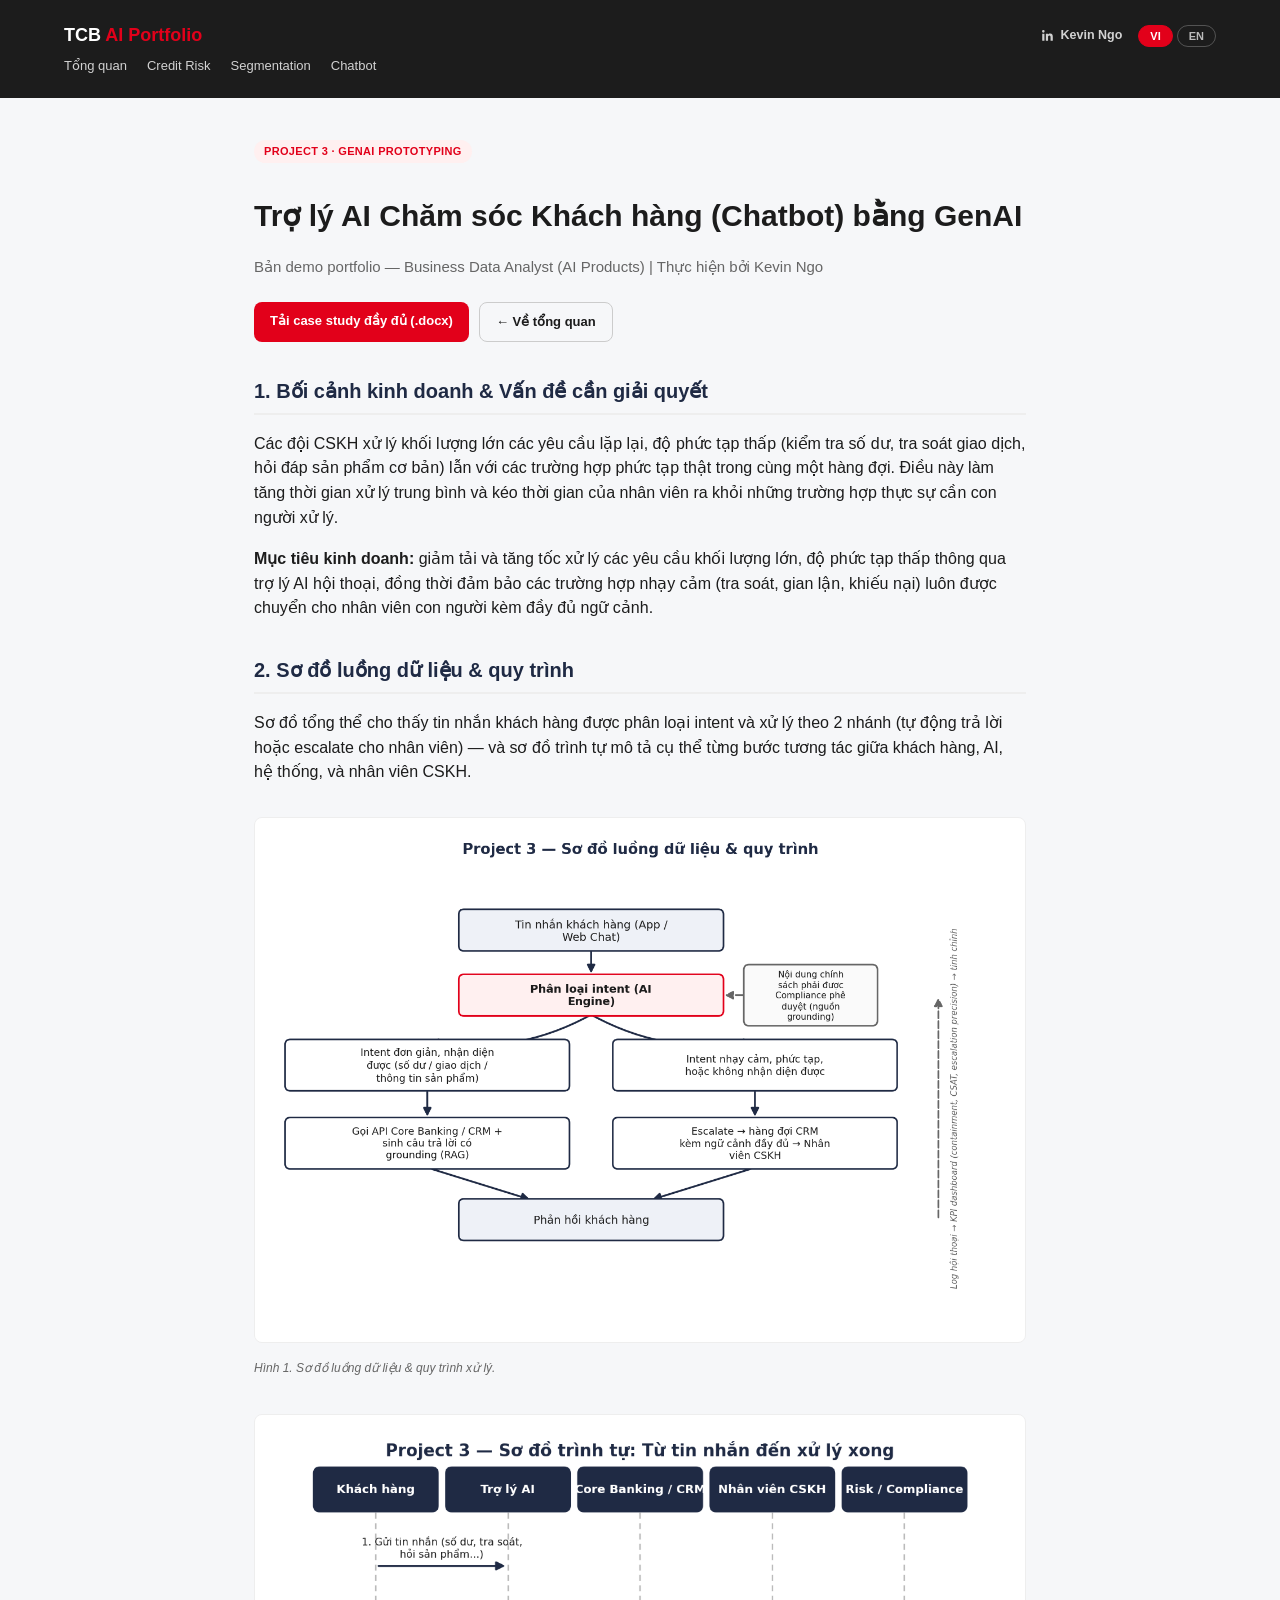
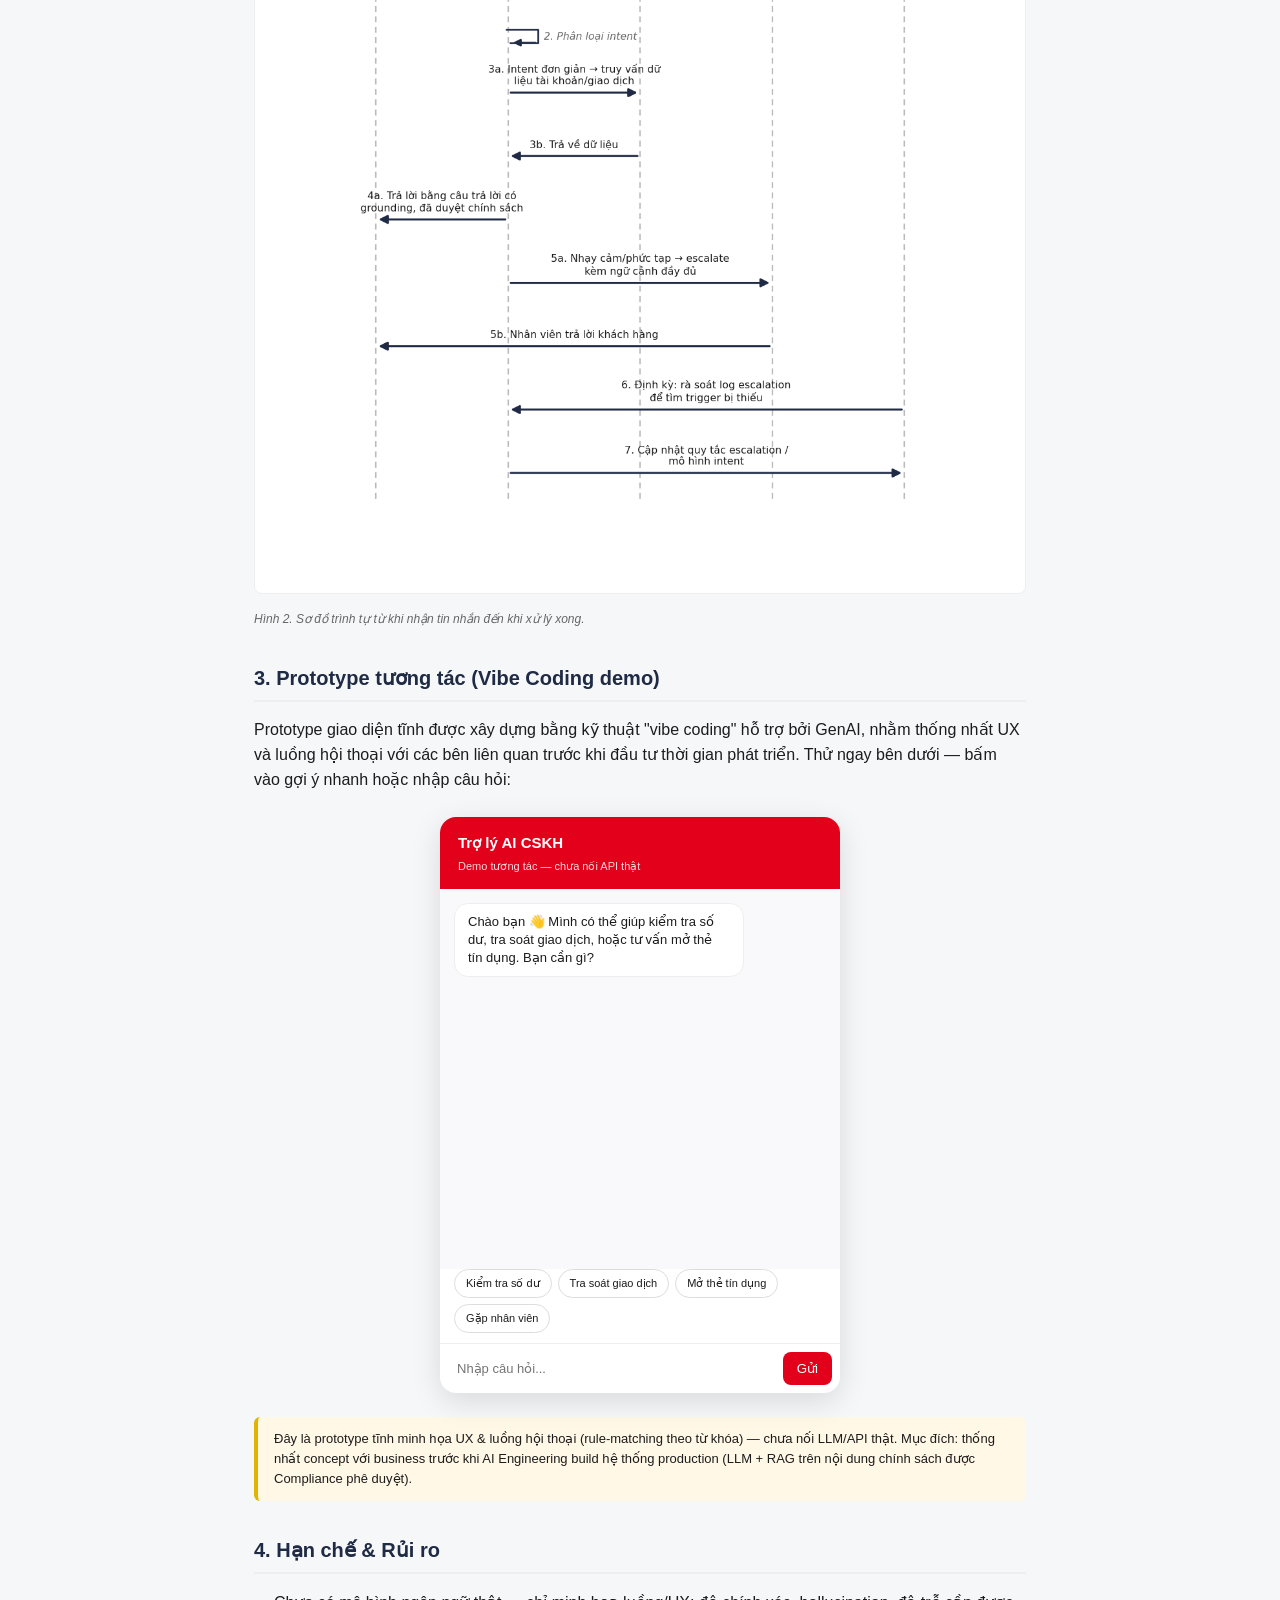
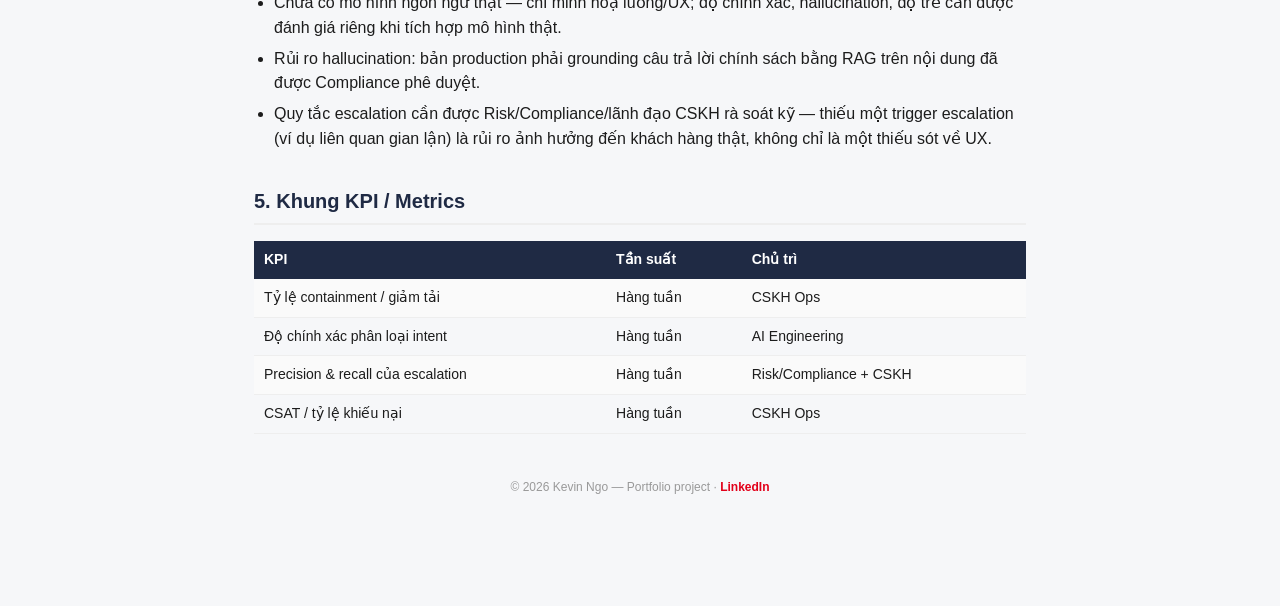
<file: project3.html>
<!DOCTYPE html>
<html lang="vi">
<head>
<meta charset="UTF-8">
<title>Project 3 — GenAI Chatbot | TCB AI Portfolio</title>
<link rel="stylesheet" href="styles.css">
<style>
  .demo-wrap{display:flex; justify-content:center; margin:24px 0;}
  .chatapp{width:400px; background:#fff; border-radius:16px; box-shadow:0 8px 30px rgba(0,0,0,.12); overflow:hidden;}
  .chatapp .chheader{background:#e2001a; color:#fff; padding:14px 18px;}
  .chatapp .chheader h4{margin:0; font-size:15px;}
  .chatapp .chheader p{margin:4px 0 0; font-size:11px; opacity:.85;}
  .chatbody{height:380px; overflow-y:auto; padding:14px; background:#f9f9fb; display:flex; flex-direction:column; gap:8px;}
  .bmsg{max-width:78%; padding:9px 13px; border-radius:14px; font-size:13px; line-height:1.4;}
  .bot{background:#fff; border:1px solid #eee; align-self:flex-start;}
  .user{background:#e2001a; color:#fff; align-self:flex-end;}
  .qrow{display:flex; flex-wrap:wrap; gap:6px; padding:0 14px 10px;}
  .chip{background:#fff; border:1px solid #ddd; border-radius:16px; padding:5px 11px; font-size:11px; cursor:pointer;}
  .chip:hover{background:#f0f0f0;}
  .ibar{display:flex; border-top:1px solid #eee; padding:8px;}
  .ibar input{flex:1; border:none; outline:none; padding:9px; font-size:13px;}
  .ibar button{background:#e2001a; color:#fff; border:none; border-radius:8px; padding:0 14px; cursor:pointer;}
</style>
</head>
<body>
<header>
  <div class="headrow">
    <a href="index.html" class="brand">TCB<span> AI Portfolio</span></a>
    <div class="headrow-right">
      <a class="author-link" href="https://www.linkedin.com/in/ng%C3%B4-quang-nguy%C3%AAn-966184140/" target="_blank" rel="noopener">
        <svg viewBox="0 0 24 24"><path d="M20.45 20.45h-3.55v-5.57c0-1.33-.02-3.03-1.85-3.03-1.85 0-2.14 1.45-2.14 2.94v5.66H9.36V9h3.41v1.56h.05c.48-.9 1.64-1.85 3.38-1.85 3.6 0 4.27 2.37 4.27 5.46v6.28zM5.34 7.43a2.06 2.06 0 1 1 0-4.12 2.06 2.06 0 0 1 0 4.12zM7.12 20.45H3.56V9h3.56v11.45z"/></svg>
        Kevin Ngo
      </a>
      <div class="lang-switch">
        <button data-set-lang="vi">VI</button>
        <button data-set-lang="en">EN</button>
      </div>
    </div>
  </div>
  <nav data-lang="vi">
    <a href="index.html">Tổng quan</a>
    <a href="project1.html">Credit Risk</a>
    <a href="project2.html">Segmentation</a>
    <a href="project3.html">Chatbot</a>
  </nav>
  <nav data-lang="en" hidden>
    <a href="index.html">Overview</a>
    <a href="project1.html">Credit Risk</a>
    <a href="project2.html">Segmentation</a>
    <a href="project3.html">Chatbot</a>
  </nav>
</header>
<main>

<div data-lang="vi">
  <div class="badge">PROJECT 3 · GENAI PROTOTYPING</div>
  <h1>Trợ lý AI Chăm sóc Khách hàng (Chatbot) bằng GenAI</h1>
  <p class="subtitle">Bản demo portfolio — Business Data Analyst (AI Products) | Thực hiện bởi Kevin Ngo</p>
  <div class="btnrow">
    <a class="btn btn-primary" href="Project3_Chatbot_Case_Study.docx">Tải case study đầy đủ (.docx)</a>
    <a class="btn btn-outline" href="index.html">← Về tổng quan</a>
  </div>

  <h2>1. Bối cảnh kinh doanh &amp; Vấn đề cần giải quyết</h2>
  <p>Các đội CSKH xử lý khối lượng lớn các yêu cầu lặp lại, độ phức tạp thấp (kiểm tra số dư, tra soát giao dịch, hỏi đáp sản phẩm cơ bản) lẫn với các trường hợp phức tạp thật trong cùng một hàng đợi. Điều này làm tăng thời gian xử lý trung bình và kéo thời gian của nhân viên ra khỏi những trường hợp thực sự cần con người xử lý.</p>
  <p><b>Mục tiêu kinh doanh:</b> giảm tải và tăng tốc xử lý các yêu cầu khối lượng lớn, độ phức tạp thấp thông qua trợ lý AI hội thoại, đồng thời đảm bảo các trường hợp nhạy cảm (tra soát, gian lận, khiếu nại) luôn được chuyển cho nhân viên con người kèm đầy đủ ngữ cảnh.</p>

  <h2>2. Sơ đồ luồng dữ liệu &amp; quy trình</h2>
  <p>Sơ đồ tổng thể cho thấy tin nhắn khách hàng được phân loại intent và xử lý theo 2 nhánh (tự động trả lời hoặc escalate cho nhân viên) — và sơ đồ trình tự mô tả cụ thể từng bước tương tác giữa khách hàng, AI, hệ thống, và nhân viên CSKH.</p>
  <img class="fig" src="diagrams/p3_flow_vi.png" alt="Sơ đồ luồng dữ liệu Project 3">
  <p class="caption">Hình 1. Sơ đồ luồng dữ liệu &amp; quy trình xử lý.</p>
  <img class="fig" src="diagrams/p3_seq_vi.png" alt="Sơ đồ trình tự Project 3">
  <p class="caption">Hình 2. Sơ đồ trình tự từ khi nhận tin nhắn đến khi xử lý xong.</p>

  <h2>3. Prototype tương tác (Vibe Coding demo)</h2>
  <p>Prototype giao diện tĩnh được xây dựng bằng kỹ thuật "vibe coding" hỗ trợ bởi GenAI, nhằm thống nhất UX và luồng hội thoại với các bên liên quan trước khi đầu tư thời gian phát triển. Thử ngay bên dưới — bấm vào gợi ý nhanh hoặc nhập câu hỏi:</p>

  <div class="demo-wrap">
    <div class="chatapp">
      <div class="chheader">
        <h4>Trợ lý AI CSKH</h4>
        <p>Demo tương tác — chưa nối API thật</p>
      </div>
      <div class="chatbody" id="chat-vi">
        <div class="bmsg bot">Chào bạn 👋 Mình có thể giúp kiểm tra số dư, tra soát giao dịch, hoặc tư vấn mở thẻ tín dụng. Bạn cần gì?</div>
      </div>
      <div class="qrow">
        <div class="chip" onclick="tcbSend('vi','Kiểm tra số dư')">Kiểm tra số dư</div>
        <div class="chip" onclick="tcbSend('vi','Tra soát giao dịch lạ')">Tra soát giao dịch</div>
        <div class="chip" onclick="tcbSend('vi','Tư vấn mở thẻ tín dụng')">Mở thẻ tín dụng</div>
        <div class="chip" onclick="tcbSend('vi','Gặp nhân viên hỗ trợ')">Gặp nhân viên</div>
      </div>
      <div class="ibar">
        <input id="in-vi" placeholder="Nhập câu hỏi..." onkeydown="if(event.key==='Enter')tcbSend('vi')">
        <button onclick="tcbSend('vi')">Gửi</button>
      </div>
    </div>
  </div>

  <div class="note">Đây là prototype tĩnh minh họa UX &amp; luồng hội thoại (rule-matching theo từ khóa) — chưa nối LLM/API thật. Mục đích: thống nhất concept với business trước khi AI Engineering build hệ thống production (LLM + RAG trên nội dung chính sách được Compliance phê duyệt).</div>

  <h2>4. Hạn chế &amp; Rủi ro</h2>
  <ul>
    <li>Chưa có mô hình ngôn ngữ thật — chỉ minh hoạ luồng/UX; độ chính xác, hallucination, độ trễ cần được đánh giá riêng khi tích hợp mô hình thật.</li>
    <li>Rủi ro hallucination: bản production phải grounding câu trả lời chính sách bằng RAG trên nội dung đã được Compliance phê duyệt.</li>
    <li>Quy tắc escalation cần được Risk/Compliance/lãnh đạo CSKH rà soát kỹ — thiếu một trigger escalation (ví dụ liên quan gian lận) là rủi ro ảnh hưởng đến khách hàng thật, không chỉ là một thiếu sót về UX.</li>
  </ul>

  <h2>5. Khung KPI / Metrics</h2>
  <table>
    <tr><th>KPI</th><th>Tần suất</th><th>Chủ trì</th></tr>
    <tr><td>Tỷ lệ containment / giảm tải</td><td>Hàng tuần</td><td>CSKH Ops</td></tr>
    <tr><td>Độ chính xác phân loại intent</td><td>Hàng tuần</td><td>AI Engineering</td></tr>
    <tr><td>Precision &amp; recall của escalation</td><td>Hàng tuần</td><td>Risk/Compliance + CSKH</td></tr>
    <tr><td>CSAT / tỷ lệ khiếu nại</td><td>Hàng tuần</td><td>CSKH Ops</td></tr>
  </table>
</div>

<div data-lang="en" hidden>
  <div class="badge">PROJECT 3 · GENAI PROTOTYPING</div>
  <h1>GenAI Customer Service Assistant (Chatbot)</h1>
  <p class="subtitle">Portfolio demo — Business Data Analyst (AI Products) | Prepared by Kevin Ngo</p>
  <div class="btnrow">
    <a class="btn btn-primary" href="Project3_Chatbot_Case_Study.docx">Download full case study (.docx)</a>
    <a class="btn btn-outline" href="index.html">← Back to overview</a>
  </div>

  <h2>1. Business Context &amp; Problem Statement</h2>
  <p>CSKH teams handle a high volume of repetitive, low-complexity requests (balance checks, transaction lookups, basic product inquiries) mixed with genuinely complex cases in the same queue. This inflates average handling time and pulls agent time away from cases that truly need a human.</p>
  <p><b>Business objective:</b> deflect and speed up resolution of high-volume, low-complexity requests via a conversational AI assistant, while ensuring sensitive cases (disputes, fraud, complaints) are always escalated to a human with full context.</p>

  <h2>2. Data &amp; Process Flow Diagrams</h2>
  <p>The overall diagram shows how a customer message is classified by intent and routed down one of two branches (automated grounded reply or escalation to an agent) — and the sequence diagram details the step-by-step interaction between the customer, the AI assistant, the backend systems, and the human CSKH agent.</p>
  <img class="fig" src="diagrams/p3_flow_en.png" alt="Project 3 data flow diagram">
  <p class="caption">Figure 1. Data &amp; process flow diagram.</p>
  <img class="fig" src="diagrams/p3_seq_en.png" alt="Project 3 sequence diagram">
  <p class="caption">Figure 2. Sequence diagram from message receipt to resolution.</p>

  <h2>3. Interactive Prototype (Vibe Coding demo)</h2>
  <p>Static front-end prototype built with GenAI-assisted "vibe coding" to align UX and conversational flow with stakeholders before committing engineering time. Try it below — click a quick-reply chip or type a question:</p>

  <div class="demo-wrap">
    <div class="chatapp">
      <div class="chheader">
        <h4>AI Customer Service Assistant</h4>
        <p>Interactive demo — not connected to a real API</p>
      </div>
      <div class="chatbody" id="chat-en">
        <div class="bmsg bot">Hi there 👋 I can help you check your balance, look into a transaction, or advise on opening a credit card. What do you need?</div>
      </div>
      <div class="qrow">
        <div class="chip" onclick="tcbSend('en','Check my balance')">Check balance</div>
        <div class="chip" onclick="tcbSend('en','Dispute a transaction')">Dispute a transaction</div>
        <div class="chip" onclick="tcbSend('en','Open a credit card')">Open credit card</div>
        <div class="chip" onclick="tcbSend('en','Talk to an agent')">Talk to an agent</div>
      </div>
      <div class="ibar">
        <input id="in-en" placeholder="Type your question..." onkeydown="if(event.key==='Enter')tcbSend('en')">
        <button onclick="tcbSend('en')">Send</button>
      </div>
    </div>
  </div>

  <div class="note">This is a static prototype illustrating UX and conversation flow (keyword rule-matching) — not yet connected to a real LLM/API. Purpose: align on the concept with the business before AI Engineering builds the production system (LLM + RAG over policy content approved by Compliance).</div>

  <h2>4. Limitations &amp; Risks</h2>
  <ul>
    <li>No real language model yet — this only illustrates flow/UX; accuracy, hallucination, and latency need separate evaluation once a real model is integrated.</li>
    <li>Hallucination risk: the production version must ground policy answers using RAG over content approved by Compliance.</li>
    <li>The escalation rule set needs careful review by Risk/Compliance/CSKH leadership — missing one escalation trigger (e.g., fraud-related) is a real customer-impact risk, not just a UX gap.</li>
  </ul>

  <h2>5. KPI / Metrics Framework</h2>
  <table>
    <tr><th>KPI</th><th>Cadence</th><th>Owner</th></tr>
    <tr><td>Containment / deflection rate</td><td>Weekly</td><td>CSKH Ops</td></tr>
    <tr><td>Intent classification accuracy</td><td>Weekly</td><td>AI Engineering</td></tr>
    <tr><td>Escalation precision &amp; recall</td><td>Weekly</td><td>Risk/Compliance + CSKH</td></tr>
    <tr><td>CSAT / complaint rate</td><td>Weekly</td><td>CSKH Ops</td></tr>
  </table>
</div>

<footer>
  © 2026 Kevin Ngo — Portfolio project · <a class="li-link" href="https://www.linkedin.com/in/ng%C3%B4-quang-nguy%C3%AAn-966184140/" target="_blank" rel="noopener">LinkedIn</a>
</footer>

<script>
const responses = {
  vi: [
    {k:['số dư','balance'], a:'Số dư khả dụng tài khoản của bạn hiện tại là 12.450.000đ. Bạn có muốn xem 5 giao dịch gần nhất không?'},
    {k:['giao dịch lạ','tra soát','khiếu nại'], a:'Mình đã ghi nhận yêu cầu tra soát. Hệ thống phát hiện gian lận đang phân tích (ETA phản hồi: 24h). Bạn muốn tạm khoá thẻ trong lúc chờ không?'},
    {k:['mở thẻ','thẻ tín dụng','credit card'], a:'Dựa trên hồ sơ của bạn, bạn đủ điều kiện xét duyệt nhanh thẻ tín dụng hạn mức 30-50 triệu. Chuyển bạn đến tư vấn viên nhé?'},
    {k:['nhân viên','hỗ trợ','người thật','agent'], a:'Đang kết nối bạn với chuyên viên CSKH... (bản production sẽ escalate qua hàng đợi CRM có gắn ngữ cảnh hội thoại).'},
  ],
  en: [
    {k:['balance'], a:'Your available account balance is currently 12,450,000₫. Would you like to see your last 5 transactions?'},
    {k:['dispute','transaction','complaint'], a:"I've logged your dispute request. Our fraud detection system is reviewing it now (ETA: 24h). Would you like to temporarily freeze your card while you wait?"},
    {k:['credit card','open a credit'], a:"Based on your profile, you're pre-qualified for a credit card with a limit of 30-50M. Shall I connect you with an advisor?"},
    {k:['agent','support','human'], a:'Connecting you to a customer service specialist... (in production this would escalate through a CRM queue carrying full conversation context).'},
  ],
};
const fallback = {
  vi: 'Mình chưa có câu trả lời sẵn cho câu này trong bản demo — bản thật sẽ dùng RAG trên dữ liệu chính sách & giao dịch thật.',
  en: "I don't have a scripted answer for that in this demo — the real version would use RAG over actual policy and transaction data.",
};
function tcbBotReply(lang, text){
  const low = text.toLowerCase();
  const set = responses[lang] || responses.vi;
  const hit = set.find(r => r.k.some(k => low.includes(k)));
  return hit ? hit.a : fallback[lang];
}
function tcbAddMsg(lang, text, cls){
  const chat = document.getElementById('chat-' + lang);
  const d = document.createElement('div');
  d.className = 'bmsg ' + cls;
  d.textContent = text;
  chat.appendChild(d);
  chat.scrollTop = chat.scrollHeight;
}
function tcbSend(lang, preset){
  const input = document.getElementById('in-' + lang);
  const text = preset || (input ? input.value.trim() : '');
  if(!text) return;
  tcbAddMsg(lang, text, 'user');
  if (input) input.value = '';
  setTimeout(() => tcbAddMsg(lang, tcbBotReply(lang, text), 'bot'), 450);
}
</script>
</main>
<script src="lang.js"></script>
</body>
</html>
</file>
<file: styles.css>
:root{
  --primary:#e2001a; --dark:#1c1c1c; --bg:#f6f7f9; --card:#ffffff; --muted:#666;
}
*{box-sizing:border-box;}
body{margin:0; font-family:'Segoe UI',Arial,sans-serif; background:var(--bg); color:var(--dark); line-height:1.55;}
header{background:var(--dark); color:#fff; padding:22px 5vw;}
header a{color:#fff; text-decoration:none;}
header .brand{font-weight:700; font-size:18px;}
header .brand span{color:var(--primary);}
.headrow{display:flex; justify-content:space-between; align-items:center;}
nav{display:flex; gap:20px; margin-top:6px;}
nav a{font-size:13px; opacity:.8;}
nav a:hover{opacity:1; text-decoration:underline;}
.lang-switch{display:flex; gap:4px;}
.lang-switch button{background:transparent; border:1px solid rgba(255,255,255,.35); color:#fff; font-size:11px; font-weight:600; padding:4px 11px; border-radius:14px; cursor:pointer; opacity:.7;}
.lang-switch button:hover{opacity:1;}
.lang-switch button.active{background:var(--primary); border-color:var(--primary); opacity:1;}
.headrow-right{display:flex; align-items:center; gap:16px;}
.author-link{display:flex; align-items:center; gap:6px; color:#fff; opacity:.8; font-size:12.5px; font-weight:600; text-decoration:none;}
.author-link:hover{opacity:1; text-decoration:underline;}
.author-link svg{width:15px; height:15px; fill:#fff;}
footer .li-link{color:var(--primary); font-weight:600; text-decoration:none;}
footer .li-link:hover{text-decoration:underline;}
[data-lang][hidden]{display:none !important;}
main{max-width:900px; margin:0 auto; padding:40px 5vw 80px;}
h1{font-size:30px; margin-bottom:4px;}
.subtitle{color:var(--muted); font-size:15px; margin-bottom:24px;}
.badge{display:inline-block; background:#fff0f0; color:var(--primary); font-size:11px; font-weight:600; padding:3px 10px; border-radius:12px; margin-bottom:10px; letter-spacing:.03em;}
h2{color:#1F2A44; font-size:20px; border-bottom:2px solid #eee; padding-bottom:6px; margin-top:34px;}
table{width:100%; border-collapse:collapse; margin:14px 0; font-size:14px;}
th{background:#1F2A44; color:#fff; text-align:left; padding:8px 10px;}
td{padding:8px 10px; border-bottom:1px solid #eee; vertical-align:top;}
tr:nth-child(even) td{background:#fafafa;}
ul{padding-left:20px;}
li{margin-bottom:6px;}
.card{background:var(--card); border-radius:12px; padding:24px 28px; box-shadow:0 2px 12px rgba(0,0,0,.05); margin-bottom:18px;}
.cards{display:grid; grid-template-columns:repeat(auto-fit,minmax(240px,1fr)); gap:18px; margin-top:20px;}
.proj-card{background:var(--card); border-radius:14px; padding:22px; box-shadow:0 2px 14px rgba(0,0,0,.06); text-decoration:none; color:var(--dark); display:block; transition:transform .15s;}
.proj-card:hover{transform:translateY(-3px);}
.proj-card .tag{font-size:11px; color:var(--primary); font-weight:700; text-transform:uppercase;}
.proj-card h3{margin:8px 0 6px; font-size:18px;}
.proj-card p{font-size:13px; color:var(--muted); margin:0;}
.btnrow{display:flex; gap:10px; margin-top:14px; flex-wrap:wrap;}
.btn{display:inline-block; padding:9px 16px; border-radius:8px; font-size:13px; text-decoration:none; font-weight:600;}
.btn-primary{background:var(--primary); color:#fff;}
.btn-outline{border:1px solid #ccc; color:var(--dark);}
img.fig{max-width:100%; border-radius:8px; margin:16px 0; border:1px solid #eee;}
.caption{font-size:12px; color:var(--muted); font-style:italic; margin-top:-8px; margin-bottom:20px;}
footer{text-align:center; font-size:12px; color:#999; padding:30px 0;}
.note{background:#fff8e6; border-left:4px solid #e2b400; padding:12px 16px; font-size:13px; border-radius:6px; margin:16px 0;}
</file>
